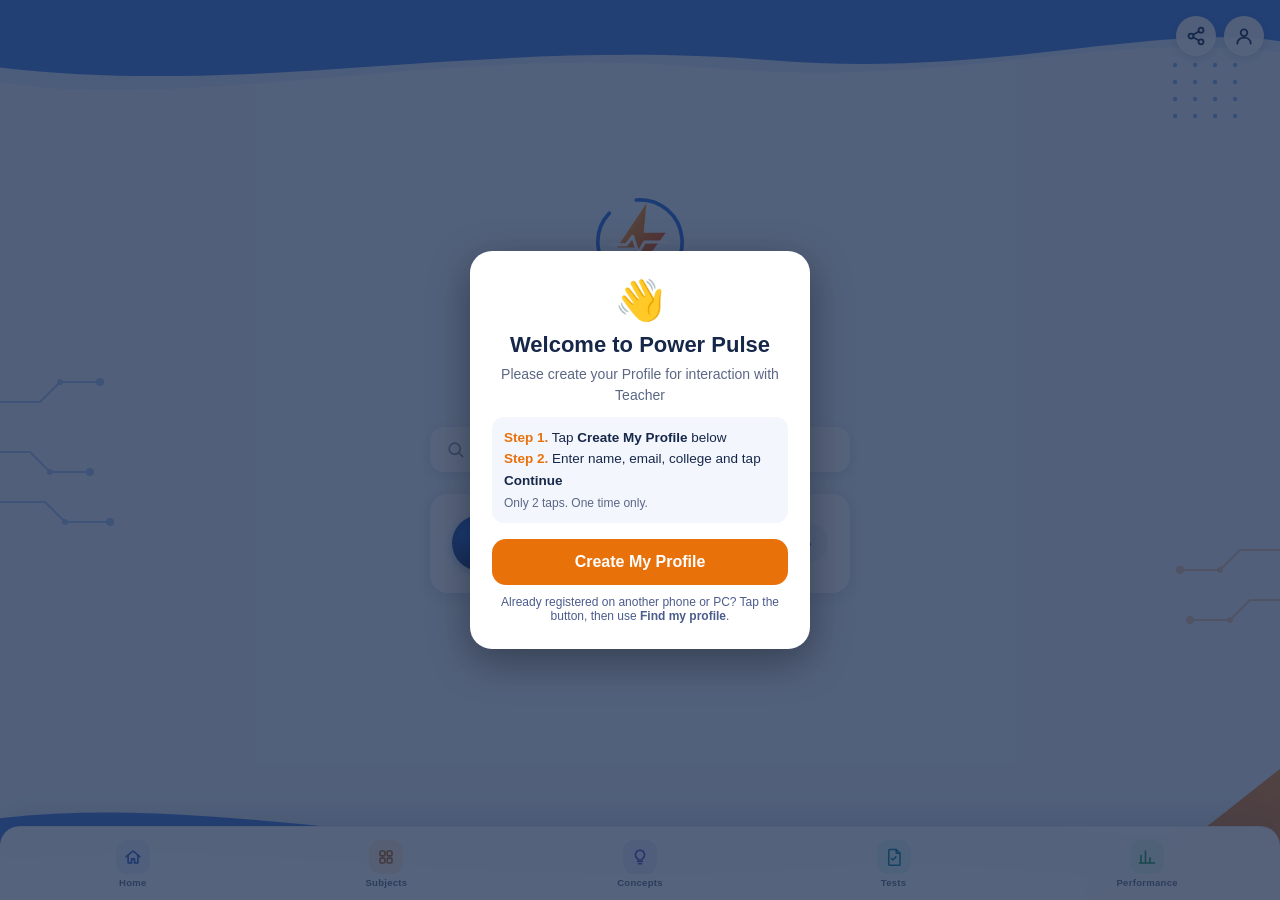
<file: index.html>
<!DOCTYPE html>
<html lang="en">
<head>
<meta charset="UTF-8">
<meta name="viewport" content="width=device-width, initial-scale=1.0, viewport-fit=cover">
<title>Power Pulse - EEE Practice by Balaji Sir</title>
<meta name="theme-color" content="#16274A">
<link rel="manifest" href="manifest.json">
<link rel="apple-touch-icon" href="icons/icon-192.png">
<meta name="apple-mobile-web-app-capable" content="yes">
<meta name="apple-mobile-web-app-status-bar-style" content="black-translucent">
<link rel="stylesheet" href="style.css">
<link rel="stylesheet" href="libs/katex/katex.min.css">
<script>
// If this page was opened directly (bookmarked/shared link, not via the
// "Start Practice" card on the Power Pulse launcher), send the student
// there first - the launcher should always be the first thing they see.
if (!sessionStorage.getItem('cameFromLauncher')) {
  window.location.replace('home.html');
}
</script>
</head>
<body>

<header class="app-header">
  <button id="headerBackBtn" class="icon-btn hidden" aria-label="Back" style="margin-right:2px;">
    <svg viewBox="0 0 24 24" style="width:22px;height:22px;fill:none;stroke:#fff;stroke-width:2.2;stroke-linecap:round;stroke-linejoin:round;"><path d="M19 12H5"/><path d="M11 6l-6 6 6 6"/></svg>
  </button>
  <a href="home.html" aria-label="Power Pulse Home" style="display:flex;align-items:center;text-decoration:none;">
    <img src="icons/icon-192.png" alt="EE" style="width:30px;height:30px;border-radius:8px;">
  </a>
  <h1 id="headerTitle">EEE Practice</h1>
  <button id="paletteToggleBtn" class="icon-btn hidden" aria-label="Question Palette">&#9638;</button>
  <button id="headerProfileBtn" class="icon-btn" aria-label="Profile">
    <svg viewBox="0 0 24 24" style="width:22px;height:22px;fill:none;stroke:#fff;stroke-width:2.1;stroke-linecap:round;stroke-linejoin:round;"><circle cx="12" cy="8" r="4"/><path d="M4 21c0-4.4 3.6-7 8-7s8 2.6 8 7"/></svg>
  </button>
</header>

<div id="examStrip" class="exam-strip hidden">
  <span id="examProgressText"></span>
  <span id="stopwatchDisplay" class="stopwatch-pill" aria-label="Optional stopwatch">&#9201; 00:00</span>
  <button id="calcToggleBtn" class="calc-toggle-btn" aria-label="Scientific calculator">&#128290;</button>
  <span class="self-paced-tag">Self-paced</span>
</div>

<div id="calcDrawer" class="calc-drawer calc-closed">
  <div class="calc-header">
    <span>Scientific Calculator</span>
    <button id="calcAngleModeBtn" class="calc-mode-btn">DEG</button>
    <button id="calcCloseBtn" class="calc-close-btn" aria-label="Close calculator">&#10005;</button>
  </div>
  <div id="calcDisplay" class="calc-display">0</div>
  <div class="calc-grid">
    <button class="calc-btn calc-fn" data-fn="sin">sin</button>
    <button class="calc-btn calc-fn" data-fn="cos">cos</button>
    <button class="calc-btn calc-fn" data-fn="tan">tan</button>
    <button class="calc-btn calc-op" data-val="(">(</button>
    <button class="calc-btn calc-op" data-val=")">)</button>

    <button class="calc-btn calc-fn" data-fn="log">log</button>
    <button class="calc-btn calc-fn" data-fn="ln">ln</button>
    <button class="calc-btn calc-fn" data-fn="sqrt">&#8730;</button>
    <button class="calc-btn calc-op" data-val="^">x^y</button>
    <button class="calc-btn calc-clear" data-action="clear">C</button>

    <button class="calc-btn calc-num" data-val="7">7</button>
    <button class="calc-btn calc-num" data-val="8">8</button>
    <button class="calc-btn calc-num" data-val="9">9</button>
    <button class="calc-btn calc-op" data-val="/">&#247;</button>
    <button class="calc-btn calc-back" data-action="back">&#9003;</button>

    <button class="calc-btn calc-num" data-val="4">4</button>
    <button class="calc-btn calc-num" data-val="5">5</button>
    <button class="calc-btn calc-num" data-val="6">6</button>
    <button class="calc-btn calc-op" data-val="*">&#215;</button>
    <button class="calc-btn calc-const" data-val="pi">&#960;</button>

    <button class="calc-btn calc-num" data-val="1">1</button>
    <button class="calc-btn calc-num" data-val="2">2</button>
    <button class="calc-btn calc-num" data-val="3">3</button>
    <button class="calc-btn calc-op" data-val="-">&#8722;</button>
    <button class="calc-btn calc-const" data-val="e">e</button>

    <button class="calc-btn calc-num" data-val="0">0</button>
    <button class="calc-btn calc-num" data-val=".">.</button>
    <button class="calc-btn calc-eq" data-action="equals">=</button>
    <button class="calc-btn calc-op" data-val="+">+</button>
    <button class="calc-btn calc-pct" data-val="%">%</button>
  </div>
</div>

<main id="app"></main>

<nav id="primaryTabBar" class="primary-tab-bar hidden" aria-label="Main sections">
  <button id="tabHome" class="ptb-item" aria-label="Home">
    <svg viewBox="0 0 24 24" aria-hidden="true"><path d="M3 11.5 12 4l9 7.5"/><path d="M5.5 10v10h4.5v-5.5h4V20h4.5V10"/></svg>
    <span>Home</span>
  </button>
  <button id="tabSubjects" class="ptb-item" aria-label="Subjects">
    <svg viewBox="0 0 24 24" aria-hidden="true"><rect x="4" y="4" width="6.5" height="6.5" rx="1.6"/><rect x="13.5" y="4" width="6.5" height="6.5" rx="1.6"/><rect x="4" y="13.5" width="6.5" height="6.5" rx="1.6"/><rect x="13.5" y="13.5" width="6.5" height="6.5" rx="1.6"/></svg>
    <span>Subjects</span>
  </button>
  <button id="tabConcepts" class="ptb-item" aria-label="Concepts">
    <svg viewBox="0 0 24 24" aria-hidden="true"><path d="M9 18h6"/><path d="M10 21h4"/><path d="M12 3a6 6 0 0 0-3.5 10.9c.5.4.8 1 .8 1.6v.5h5.4v-.5c0-.6.3-1.2.8-1.6A6 6 0 0 0 12 3Z"/></svg>
    <span>Concepts</span>
  </button>
  <button id="tabTests" class="ptb-item" aria-label="Tests">
    <svg viewBox="0 0 24 24" aria-hidden="true"><path d="M6 2h9l5 5v15a1 1 0 0 1-1 1H6a1 1 0 0 1-1-1V3a1 1 0 0 1 1-1Z"/><path d="M15 2v5h5"/><path d="m8.5 14 2 2 4-4.2"/></svg>
    <span>Tests</span>
  </button>
  <button id="tabPerformance" class="ptb-item" aria-label="Performance">
    <svg viewBox="0 0 24 24" aria-hidden="true"><path d="M4 20V10M10 20V4M16 20v-7M22 20H2"/></svg>
    <span>Performance</span>
  </button>
</nav>
<nav id="bottomNav" class="bottom-nav hidden" aria-label="Navigation">
  <a href="home.html" id="homeBtn" class="bn-item bn-home" aria-label="Home">
    <svg viewBox="0 0 24 24" aria-hidden="true"><path d="M3 11.5 12 4l9 7.5"/><path d="M5.5 10v10h4.5v-5.5h4V20h4.5V10"/></svg>
    <span>Home</span>
  </a>
  <button id="topicsBtn" class="bn-item hidden" aria-label="Topics">
    <svg viewBox="0 0 24 24" aria-hidden="true"><rect x="4" y="4" width="6.5" height="6.5" rx="1.6"/><rect x="13.5" y="4" width="6.5" height="6.5" rx="1.6"/><rect x="4" y="13.5" width="6.5" height="6.5" rx="1.6"/><rect x="13.5" y="13.5" width="6.5" height="6.5" rx="1.6"/></svg>
    <span>Topics</span>
  </button>
  <button id="backBtn" class="bn-item" aria-label="Back">
    <svg viewBox="0 0 24 24" aria-hidden="true"><path d="M19 12H5"/><path d="M11 6l-6 6 6 6"/></svg>
    <span>Back</span>
  </button>
  <button id="saveBtn" class="bn-save hidden" aria-label="Save answer">
    <svg viewBox="0 0 24 24" aria-hidden="true"><path d="M5 12.5l4.5 4.5L19 7.5"/></svg>
    <span id="saveBtnLabel">Save</span>
  </button>
  <button id="fwdBtn" class="bn-item" aria-label="Forward">
    <svg viewBox="0 0 24 24" aria-hidden="true"><path d="M5 12h14"/><path d="M13 6l6 6-6 6"/></svg>
    <span>Forward</span>
  </button>
</nav>
<div id="toast" class="toast" role="status" aria-live="polite"></div>

<div id="paletteOverlay" class="palette-overlay hidden">
  <div class="palette-sheet">
    <div class="palette-header">
      <h2>Question Palette</h2>
      <button id="closePaletteBtn" class="icon-btn" aria-label="Close">&times;</button>
    </div>
    <div class="palette-legend">
      <span><i class="dot dot-not-visited"></i>Not Visited</span>
      <span><i class="dot dot-not-answered"></i>Not Answered</span>
      <span><i class="dot dot-answered"></i>Answered</span>
    </div>
    <div id="paletteGrid" class="palette-grid"></div>
    <button id="submitTestBtn" class="btn btn-primary full-width">Submit Test</button>
  </div>
</div>

<div id="submitConfirmModal" class="modal hidden">
  <div class="modal-box">
    <h2>Submit Test?</h2>
    <div id="submitSummary" class="submit-summary"></div>
    <div class="modal-actions">
      <button id="cancelSubmitBtn" class="btn btn-secondary">Continue Test</button>
      <button id="confirmSubmitBtn" class="btn btn-primary">Yes, Submit</button>
    </div>
  </div>
</div>

<div id="videoPromptModal" class="modal hidden">
  <div class="modal-box">
    <h2>Video Solution</h2>
    <p>That wasn't correct. Would you like to watch the video solution?</p>
    <div class="modal-actions">
      <button id="watchNowBtn" class="btn btn-primary">Watch Now</button>
      <button id="watchAfterBtn" class="btn btn-secondary">After Test</button>
    </div>
  </div>
</div>

<div id="videoPlayerModal" class="modal hidden">
  <div class="modal-box modal-video">
    <div class="video-wrap">
      <iframe id="videoFrame" src="" title="Video Solution" allow="autoplay; encrypted-media" allowfullscreen></iframe>
      <video id="videoFileEl" class="hidden" controls playsinline></video>
    </div>
    <button id="closeVideoBtn" class="btn btn-primary full-width">Done - Continue</button>
  </div>
</div>

<script src="libs/katex/katex.min.js"></script>
<script src="libs/katex/auto-render.min.js"></script>
<script src="app.js"></script>
<script>
// Safety net: if app.js is damaged (for example a bad upload), nothing inside it can
// run - so show a clear message instead of leaving a blank page.
setTimeout(function () {
  if (window.__EEE_APP_BOOTED) return;
  var t = document.getElementById('headerTitle'); if (t) t.textContent = 'Could not start';
  var a = document.getElementById('app');
  if (a) a.innerHTML = '<div class="question-card"><div class="question-text">The app could not start.</div><p style="margin-top:10px;color:var(--muted);font-size:14px;line-height:1.5;">Please close and reopen it in a minute. If this keeps happening, tell your teacher - one of the app files (app.js) may not have uploaded correctly.</p></div>';
}, 30000);   // V108 NEW: was 7000 - slow phones get 30 seconds before this message appears
</script>
</body>
</html>
</file>
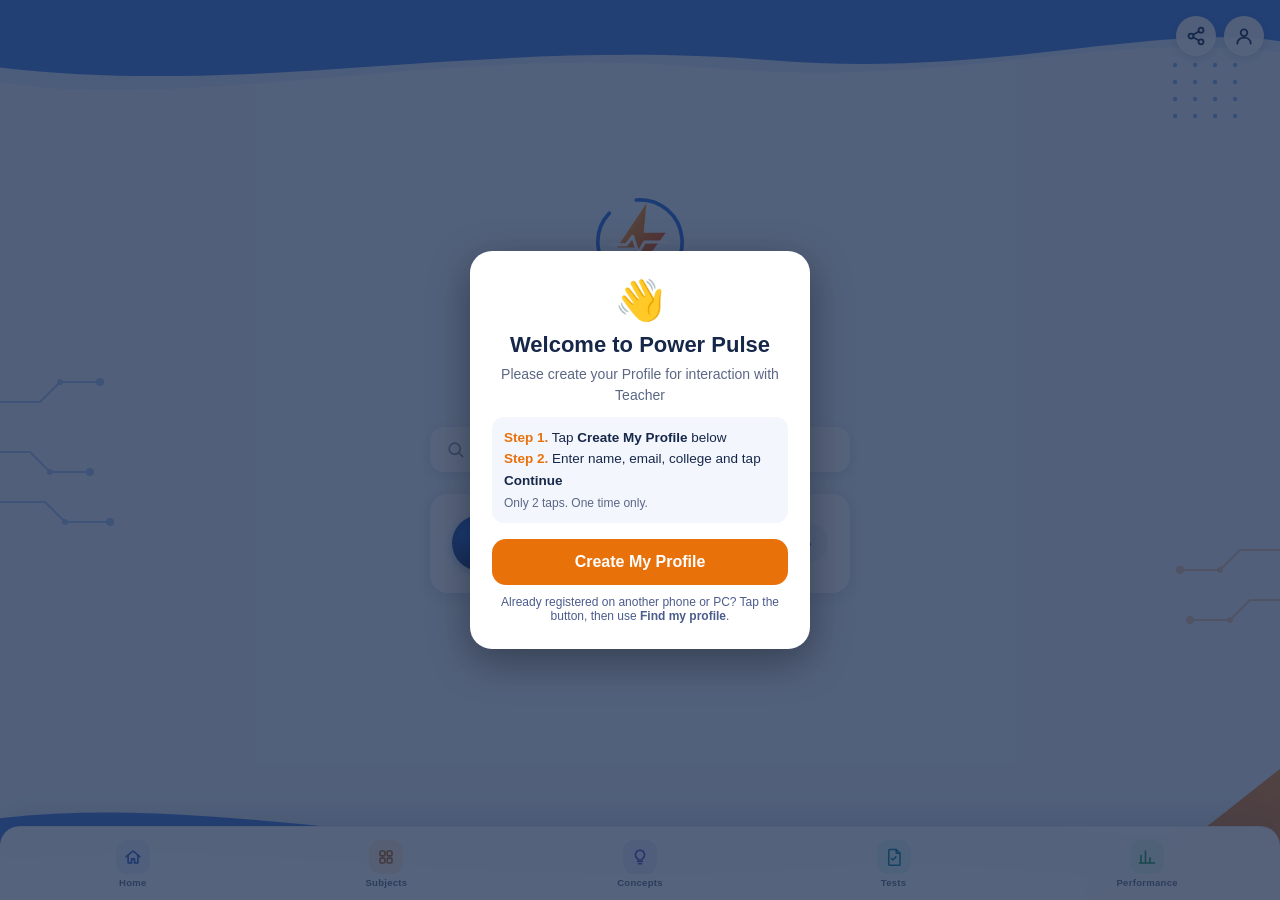
<file: home.html>
<!DOCTYPE html>
<html lang="en">
<head>
<meta charset="UTF-8">
<meta name="viewport" content="width=device-width, initial-scale=1.0, viewport-fit=cover">
<title>Power Pulse - EEE Practice by Balaji Sir</title>
<meta name="theme-color" content="#16274A">
<link rel="manifest" href="manifest.json">
<link rel="apple-touch-icon" href="icons/icon-192.png">
<meta name="apple-mobile-web-app-capable" content="yes">
<meta name="apple-mobile-web-app-status-bar-style" content="black-translucent">
<style>
*{box-sizing:border-box;margin:0;padding:0;}
body{
  font-family:-apple-system,BlinkMacSystemFont,'Segoe UI',Roboto,Arial,sans-serif;
  background:#EEF3FA;
  color:#16213A;min-height:100vh;position:relative;overflow-x:hidden;
  display:flex;align-items:center;justify-content:center;
  padding:20px 20px calc(92px + env(safe-area-inset-bottom));
}
.bg-wave-top{position:fixed;top:0;left:0;width:100%;z-index:0;pointer-events:none;}
.bg-wave-bottom{position:fixed;bottom:0;left:0;width:100%;z-index:0;pointer-events:none;}
.bg-dots{position:fixed;top:60px;right:20px;z-index:0;pointer-events:none;opacity:0.5;}
.bg-circuit-left{position:fixed;top:38%;left:0;z-index:0;pointer-events:none;opacity:0.35;}
.bg-circuit-right{position:fixed;bottom:20%;right:0;z-index:0;pointer-events:none;opacity:0.35;}

.wrap{text-align:center;max-width:420px;width:100%;position:relative;z-index:1;}

.logo{width:110px;height:110px;margin:0 auto 14px;display:block;}

h1{font-size:34px;color:#16274A;cursor:default;user-select:none;font-weight:800;letter-spacing:0.5px;}
h1 .pulse{color:#E8720C;}

.attribution-row{display:flex;align-items:center;justify-content:center;gap:10px;margin-top:10px;margin-bottom:4px;}
.attribution-row .line{height:2px;width:44px;border-radius:2px;}
.attribution-row .line.left{background:linear-gradient(90deg, rgba(22,39,74,0), #16274A);}
.attribution-row .line.right{background:linear-gradient(90deg, #E8720C, rgba(232,114,12,0));}
.attribution{color:#16274A;font-size:15px;font-weight:700;white-space:nowrap;}
.attribution .bolt{color:#E8720C;}

.made-easy{color:#2E4570;font-size:13px;font-weight:600;margin-bottom:30px;letter-spacing:0.2px;}

/* ---------- Search: Subjects/Topics, jumps straight into a topic ---------- */
.search-wrap{position:relative;margin-bottom:22px;text-align:left;}
.search-box{
  display:flex;align-items:center;gap:10px;background:#fff;border-radius:14px;
  padding:13px 16px;box-shadow:0 3px 12px rgba(22,39,74,0.10);
}
.search-box svg{width:19px;height:19px;flex-shrink:0;fill:none;stroke:#8894A6;stroke-width:2.1;stroke-linecap:round;stroke-linejoin:round;}
.search-box input{
  border:none;outline:none;flex:1;font-size:15px;font-family:inherit;color:#16213A;background:none;
}
.search-box input::placeholder{color:#B0BACB;}
.search-results{
  position:absolute;left:0;right:0;top:calc(100% + 6px);z-index:8;
  background:#fff;border-radius:14px;box-shadow:0 8px 24px rgba(22,39,74,0.18);
  max-height:290px;overflow-y:auto;
}
.search-result-row{
  display:flex;align-items:center;gap:11px;padding:11px 14px;cursor:pointer;
  border-bottom:1px solid #F0F2F7;
}
.search-result-row:last-child{border-bottom:none;}
.search-result-row:active{background:#F4F6FB;}
.search-result-row .sr-icon{
  width:32px;height:32px;border-radius:10px;flex-shrink:0;display:flex;align-items:center;justify-content:center;
}
.search-result-row .sr-icon svg{width:16px;height:16px;fill:none;stroke-width:2.1;stroke-linecap:round;stroke-linejoin:round;}
.search-result-row .sr-text{min-width:0;}
.search-result-row .sr-name{font-size:13.5px;font-weight:700;color:#16213A;white-space:nowrap;overflow:hidden;text-overflow:ellipsis;}
.search-result-row .sr-path{font-size:11px;color:#8894A6;white-space:nowrap;overflow:hidden;text-overflow:ellipsis;}
.search-empty{padding:16px;text-align:center;font-size:13px;color:#8894A6;}

.choice{
  background:#fff;border-radius:18px;padding:20px 22px;
  cursor:pointer;display:flex;align-items:center;gap:16px;text-align:left;
  box-shadow:0 4px 16px rgba(22,39,74,0.12);margin-bottom:28px;
}
.choice:active{transform:scale(0.98);}
.choice .badge{
  width:56px;height:56px;border-radius:50%;flex-shrink:0;
  background:radial-gradient(circle at 30% 30%, #2E6FE0, #16274A);
  color:#fff;display:flex;align-items:center;justify-content:center;
  font-weight:800;font-size:16px;box-shadow:0 3px 10px rgba(22,100,224,0.35);
}
.choice .textcol{flex:1;}
.choice .title{font-weight:800;font-size:18px;margin-bottom:3px;color:#16213A;}
.choice .sub{font-size:12.5px;color:#64748B;line-height:1.4;}
.choice .arrow{
  width:38px;height:38px;border-radius:50%;background:#EAF1FB;color:#2E6FE0;
  display:flex;align-items:center;justify-content:center;font-size:18px;flex-shrink:0;font-weight:700;
}

.features{display:flex;justify-content:space-between;gap:6px;}
.feature{flex:1;display:flex;flex-direction:column;align-items:center;position:relative;}
.feature:not(:last-child)::after{
  content:'';position:absolute;right:0;top:6px;width:1px;height:54px;background:#D7E0EC;
}
.feature .icon{
  width:46px;height:46px;border-radius:50%;display:flex;align-items:center;justify-content:center;
  font-size:20px;margin-bottom:8px;
}
.feature.practice .icon{background:#E3ECFB;}
.feature.concepts .icon{background:#FCE6DD;}
.feature.tests .icon{background:#DEF3E8;}
.feature .flabel{font-weight:800;font-size:14px;color:#16274A;margin-bottom:2px;}
.feature .fsub{font-size:11px;color:#8894A6;}

.footer-tap{margin-top:36px;font-size:11px;color:#B8C4D6;user-select:none;font-family:ui-monospace,SFMono-Regular,Menlo,Consolas,monospace;}

.launch-profile-btn{
  position:fixed;top:calc(16px + env(safe-area-inset-top));right:16px;z-index:6;
  width:40px;height:40px;border-radius:50%;border:none;cursor:pointer;
  background:rgba(255,255,255,0.9);box-shadow:0 2px 10px rgba(22,39,74,0.18);
  display:flex;align-items:center;justify-content:center;
}
.launch-profile-btn svg{width:20px;height:20px;fill:none;stroke:#16274A;stroke-width:2.1;stroke-linecap:round;stroke-linejoin:round;}

/* ---------- Launcher tab bar - same 5 destinations as inside the app,
   so a student can jump straight to any section without first opening
   "Start Practice". Styled to match this page's own brand colours. ---------- */
.launch-tab-bar{
  position:fixed;left:0;right:0;bottom:0;z-index:5;
  display:flex;align-items:stretch;justify-content:space-between;
  padding:7px 6px calc(7px + env(safe-area-inset-bottom));
  background:rgba(255,255,255,0.97);
  -webkit-backdrop-filter:saturate(1.4) blur(12px);backdrop-filter:saturate(1.4) blur(12px);
  border-top:1px solid rgba(22,39,74,0.08);
  box-shadow:0 -10px 28px rgba(22,39,74,0.14);
  border-radius:20px 20px 0 0;
}
.lt-item{
  flex:1;min-width:0;display:flex;flex-direction:column;align-items:center;justify-content:center;gap:4px;
  min-height:58px;padding:6px 2px;border:none;background:none;border-radius:14px;cursor:pointer;
  color:#64748B;font-family:inherit;text-decoration:none;-webkit-tap-highlight-color:transparent;
  transition:transform .1s,background .15s;
}
.lt-item:active{transform:scale(.93);background:rgba(22,39,74,0.06);}
.lt-item .lt-icon{
  width:34px;height:34px;border-radius:11px;display:flex;align-items:center;justify-content:center;
}
.lt-item .lt-icon svg{width:18px;height:18px;fill:none;stroke-width:2.1;stroke-linecap:round;stroke-linejoin:round;}
.lt-item span.lbl{font-size:9.5px;font-weight:800;letter-spacing:.3px;line-height:1;}
</style>
</head>
<body>

<svg class="bg-wave-top" viewBox="0 0 400 200" preserveAspectRatio="none" height="150"><path d="M0,0 L0,110 C60,150 140,60 220,90 C300,120 340,40 400,70 L400,0 Z" fill="#DCE9FB"/><path d="M0,0 L0,90 C80,130 150,50 240,80 C310,105 360,30 400,55 L400,0 Z" fill="#2E6FE0" opacity="0.85"/></svg>
<svg class="bg-wave-bottom" viewBox="0 0 400 220" preserveAspectRatio="none" height="180"><path d="M0,220 L0,120 C70,90 130,170 210,140 C300,105 340,180 400,150 L400,220 Z" fill="#2E6FE0" opacity="0.85"/><path d="M0,220 L0,150 C90,120 160,190 250,160 C320,138 360,195 400,175 L400,220 Z" fill="#DCE9FB"/><path d="M340,220 C370,160 380,120 400,60 L400,220 Z" fill="#E8720C" opacity="0.85"/></svg>

<svg class="bg-dots" width="90" height="70" viewBox="0 0 90 70">
  <g fill="#2E6FE0">
    <circle cx="5" cy="5" r="2.2"/><circle cx="25" cy="5" r="2.2"/><circle cx="45" cy="5" r="2.2"/><circle cx="65" cy="5" r="2.2"/>
    <circle cx="5" cy="22" r="2.2"/><circle cx="25" cy="22" r="2.2"/><circle cx="45" cy="22" r="2.2"/><circle cx="65" cy="22" r="2.2"/>
    <circle cx="5" cy="39" r="2.2"/><circle cx="25" cy="39" r="2.2"/><circle cx="45" cy="39" r="2.2"/><circle cx="65" cy="39" r="2.2"/>
    <circle cx="5" cy="56" r="2.2"/><circle cx="25" cy="56" r="2.2"/><circle cx="45" cy="56" r="2.2"/><circle cx="65" cy="56" r="2.2"/>
  </g>
</svg>

<svg class="bg-circuit-left" width="140" height="220" viewBox="0 0 140 220">
  <g stroke="#2E6FE0" stroke-width="2" fill="none">
    <path d="M0,60 L40,60 L60,40 L100,40"/>
    <path d="M0,110 L30,110 L50,130 L90,130"/>
    <path d="M0,160 L45,160 L65,180 L110,180"/>
  </g>
  <g fill="#2E6FE0">
    <circle cx="100" cy="40" r="4"/><circle cx="60" cy="40" r="3"/>
    <circle cx="90" cy="130" r="4"/><circle cx="50" cy="130" r="3"/>
    <circle cx="110" cy="180" r="4"/><circle cx="65" cy="180" r="3"/>
  </g>
</svg>

<svg class="bg-circuit-right" width="140" height="220" viewBox="0 0 140 220">
  <g stroke="#E8720C" stroke-width="2" fill="none">
    <path d="M140,50 L100,50 L80,70 L40,70"/>
    <path d="M140,100 L110,100 L90,120 L50,120"/>
  </g>
  <g fill="#E8720C">
    <circle cx="40" cy="70" r="4"/><circle cx="80" cy="70" r="3"/>
    <circle cx="50" cy="120" r="4"/><circle cx="90" cy="120" r="3"/>
  </g>
</svg>

<button class="launch-profile-btn" aria-label="Profile" onclick="sessionStorage.setItem('cameFromLauncher','1'); window.location.href='index.html?tab=profile-direct';">
  <svg viewBox="0 0 24 24"><circle cx="12" cy="8" r="4"/><path d="M4 21c0-4.4 3.6-7 8-7s8 2.6 8 7"/></svg>
</button>

<div class="wrap">
  <svg class="logo" viewBox="0 0 120 120">
    <defs>
      <linearGradient id="boltGrad" x1="0%" y1="0%" x2="100%" y2="100%">
        <stop offset="0%" stop-color="#FFB020"/>
        <stop offset="55%" stop-color="#F0670F"/>
        <stop offset="100%" stop-color="#D62E1F"/>
      </linearGradient>
    </defs>
    <circle cx="60" cy="60" r="46" fill="none" stroke="#2E6FE0" stroke-width="4" stroke-dasharray="255 35" stroke-linecap="round" transform="rotate(-95 60 60)"/>
    <path d="M67,18 L35,66 L55,66 L50,102 L88,50 L64,50 Z" fill="url(#boltGrad)"/>
    <path d="M28,63 L45,63 L52,54 L58,72 L65,60 L92,60" fill="none" stroke="#fff" stroke-width="3.4" stroke-linecap="round" stroke-linejoin="round"/>
  </svg>

  <h1 id="titleTap">POWER<span class="pulse"> PULSE</span></h1>

  <div class="attribution-row">
    <span class="line left"></span>
    <span class="attribution"><span class="bolt">&#9889;</span> By Balaji Sir <span class="bolt">&#9889;</span></span>
    <span class="line right"></span>
  </div>
  <div class="made-easy">Made Easy Senior Faculty</div>

  <div class="search-wrap">
    <div class="search-box">
      <svg viewBox="0 0 24 24"><circle cx="11" cy="11" r="7"/><path d="m21 21-4.3-4.3"/></svg>
      <input type="text" id="launchSearchInput" placeholder="Search a subject or topic..." autocomplete="off">
    </div>
    <div id="searchResults" class="search-results hidden"></div>
  </div>

  <div class="choice" onclick="sessionStorage.setItem('cameFromLauncher','1'); window.location.href='index.html'">
    <div class="badge">EE</div>
    <div class="textcol">
      <div class="title">Start Practice</div>
      <div class="sub">Attempt questions,<br>get instant feedback</div>
    </div>
    <div class="arrow">&#8250;</div>
  </div>

  <div class="footer-tap">v42</div>
</div>

<nav class="launch-tab-bar" aria-label="Main sections">
  <a href="home.html" class="lt-item" aria-label="Home">
    <div class="lt-icon" style="background:#E6F0FF;"><svg viewBox="0 0 24 24" style="stroke:#2E63C7;"><path d="M3 11.5 12 4l9 7.5"/><path d="M5.5 10v10h4.5v-5.5h4V20h4.5V10"/></svg></div>
    <span class="lbl">Home</span>
  </a>
  <a href="#" class="lt-item" data-tab="subjects" aria-label="Subjects">
    <div class="lt-icon" style="background:#FCEEDD;"><svg viewBox="0 0 24 24" style="stroke:#B9661C;"><rect x="4" y="4" width="6.5" height="6.5" rx="1.6"/><rect x="13.5" y="4" width="6.5" height="6.5" rx="1.6"/><rect x="4" y="13.5" width="6.5" height="6.5" rx="1.6"/><rect x="13.5" y="13.5" width="6.5" height="6.5" rx="1.6"/></svg></div>
    <span class="lbl">Subjects</span>
  </a>
  <a href="#" class="lt-item" data-tab="concepts" aria-label="Concepts">
    <div class="lt-icon" style="background:#ECEAFB;"><svg viewBox="0 0 24 24" style="stroke:#5B4FC4;"><path d="M9 18h6"/><path d="M10 21h4"/><path d="M12 3a6 6 0 0 0-3.5 10.9c.5.4.8 1 .8 1.6v.5h5.4v-.5c0-.6.3-1.2.8-1.6A6 6 0 0 0 12 3Z"/></svg></div>
    <span class="lbl">Concepts</span>
  </a>
  <a href="#" class="lt-item" data-tab="tests" aria-label="Tests">
    <div class="lt-icon" style="background:#E3F7FA;"><svg viewBox="0 0 24 24" style="stroke:#0E8A9C;"><path d="M6 2h9l5 5v15a1 1 0 0 1-1 1H6a1 1 0 0 1-1-1V3a1 1 0 0 1 1-1Z"/><path d="M15 2v5h5"/><path d="m8.5 14 2 2 4-4.2"/></svg></div>
    <span class="lbl">Tests</span>
  </a>
  <a href="#" class="lt-item" data-tab="performance" aria-label="Performance">
    <div class="lt-icon" style="background:#E6F8EE;"><svg viewBox="0 0 24 24" style="stroke:#1F9D55;"><path d="M4 20V10M10 20V4M16 20v-7M22 20H2"/></svg></div>
    <span class="lbl">Performance</span>
  </a>
</nav>
<script>
if ('serviceWorker' in navigator && location.protocol.startsWith('http')) {
  navigator.serviceWorker.register('service-worker.js').catch(() => {});
}

// ---------- Search: Subjects/Topics, jumps straight into a topic ----------
// Loads the same question data the app itself uses (read-only here, just
// for names) and builds a flat, searchable list of every visible subject
// and topic, so a student can type a few letters and go straight to the
// right place without drilling down through Subjects -> Topics manually.
let searchIndex = [];
fetch('data/questions.json')
  .then(r => r.json())
  .then(data => {
    (data.subjects || []).filter(s => s.visible !== false).forEach(subj => {
      searchIndex.push({ type: 'subject', subjectId: subj.id, subjectName: subj.name, name: subj.name });
      (subj.subtopics || []).filter(st => st.visible !== false).forEach(st => {   // V100 NEW: hidden chapters not searchable
        searchIndex.push({ type: 'subtopic', subjectId: subj.id, subjectName: subj.name, subtopicId: st.id, name: st.name });
      });
    });
  })
  .catch(() => {}); // search simply stays empty if this fails - never blocks the rest of the launcher

const searchInputEl = document.getElementById('launchSearchInput');
const searchResultsEl = document.getElementById('searchResults');

function escapeHtml(s){
  return s.replace(/&/g, '&amp;').replace(/</g, '&lt;').replace(/>/g, '&gt;');
}

searchInputEl.addEventListener('input', () => {
  const q = searchInputEl.value.trim().toLowerCase();
  if (!q) { searchResultsEl.classList.add('hidden'); searchResultsEl.innerHTML = ''; return; }
  const matches = searchIndex.filter(item => item.name.toLowerCase().includes(q)).slice(0, 12);
  if (matches.length === 0) {
    searchResultsEl.innerHTML = '<div class="search-empty">No matching subject or topic</div>';
  } else {
    searchResultsEl.innerHTML = matches.map(item => {
      const isSubject = item.type === 'subject';
      const iconBg = isSubject ? '#FCEEDD' : '#EEF1FB';
      const iconColor = isSubject ? '#B9661C' : '#4C5C8C';
      const icon = isSubject
        ? '<path d="M4 5.5A2.5 2.5 0 0 1 6.5 3H20v15.5a1 1 0 0 1-1 1H6.5A2.5 2.5 0 0 0 4 22"/><path d="M4 5.5v14A2.5 2.5 0 0 0 6.5 22"/>'
        : '<path d="M6 2h9l5 5v15a1 1 0 0 1-1 1H6a1 1 0 0 1-1-1V3a1 1 0 0 1 1-1Z"/><path d="M15 2v5h5"/>';
      const path = isSubject ? 'Subject' : escapeHtml(item.subjectName);
      return `<div class="search-result-row" data-subject="${item.subjectId}" data-subtopic="${item.subtopicId || ''}">
        <div class="sr-icon" style="background:${iconBg};"><svg viewBox="0 0 24 24" style="stroke:${iconColor};">${icon}</svg></div>
        <div class="sr-text"><div class="sr-name">${escapeHtml(item.name)}</div><div class="sr-path">${path}</div></div>
      </div>`;
    }).join('');
  }
  searchResultsEl.classList.remove('hidden');
});

searchResultsEl.addEventListener('click', (e) => {
  const row = e.target.closest('.search-result-row');
  if (!row) return;
  const subjectId = row.dataset.subject;
  const subtopicId = row.dataset.subtopic;
  sessionStorage.setItem('cameFromLauncher', '1');
  let url = 'index.html?subject=' + encodeURIComponent(subjectId);
  if (subtopicId) url += '&subtopic=' + encodeURIComponent(subtopicId);
  window.location.href = url;
});

// Tapping anywhere outside the search box/results closes the dropdown
document.addEventListener('click', (e) => {
  if (!e.target.closest('.search-wrap')) {
    searchResultsEl.classList.add('hidden');
  }
});
// Launcher tab bar - same 5 destinations as inside the app itself, so a
// student can jump straight into any section without going through
// "Start Practice" first. Each tap sets the same "came from launcher"
// flag Start Practice already sets, then opens index.html with a ?tab=
// hint that app.js reads once on startup to land on the right section.
document.querySelectorAll('.lt-item').forEach(el => {
  if (!el.dataset.tab) return; // the Home item is a plain link back to this same page - nothing to intercept
  el.addEventListener('click', (e) => {
    e.preventDefault();
    sessionStorage.setItem('cameFromLauncher', '1');
    window.location.href = 'index.html?tab=' + el.dataset.tab;
  });
});

// Teacher access is intentionally not shown as a button.
// Tap the "POWER PULSE" title 5 times within 3 seconds to reveal it.
let taps = 0, tapTimer = null;
document.getElementById('titleTap').addEventListener('click', () => {
  taps++;
  clearTimeout(tapTimer);
  tapTimer = setTimeout(() => { taps = 0; }, 3000);
  if (taps >= 5) {
    taps = 0;
    window.location.href = 'upload.html';
  }
});
</script>

<!-- V97 NEW: profile gate - a student with no saved profile must create one first -->
<div id="profileGate" style="display:none;position:fixed;inset:0;z-index:9999;background:rgba(22,39,74,.72);align-items:center;justify-content:center;padding:24px;">
  <div style="background:#fff;border-radius:22px;padding:26px 22px;max-width:340px;width:100%;text-align:center;box-shadow:0 12px 40px rgba(0,0,0,.35);">
    <div style="font-size:40px;">&#128075;</div>
    <h2 id="gateTitle" style="margin:8px 0 6px;color:#16274A;font-size:22px;">Welcome to Power Pulse</h2>
    <p style="color:#5b6785;font-size:14px;line-height:1.45;margin:0 0 12px;">Please create your Profile for interaction with Teacher</p>
    <div style="text-align:left;background:#f3f6fd;border-radius:12px;padding:10px 12px;margin:0 0 16px;font-size:13.5px;color:#16274A;line-height:1.6;">
      <div><b style="color:#E8710A;">Step 1.</b> Tap <b>Create My Profile</b> below</div>
      <div><b style="color:#E8710A;">Step 2.</b> Enter name, email, college and tap <b>Continue</b></div>
      <div style="color:#5b6785;font-size:12px;margin-top:2px;">Only 2 taps. One time only.</div>
    </div>
    <button id="gateBtn" style="width:100%;padding:14px;border:0;border-radius:14px;background:#E8710A;color:#fff;font-size:16px;font-weight:700;">Create My Profile</button>
    <div style="margin-top:10px;font-size:12px;color:#4C5C8C;">Already registered on another phone or PC? Tap the button, then use <b>Find my profile</b>.</div>
  </div>
</div>
<script>
(function(){
  var has = false;
  try { var p = JSON.parse(localStorage.getItem('eeeStudentProfile')); has = !!(p && p.name && p.email); } catch (e) {}
  if (has) return;
  var g = document.getElementById('profileGate');
  g.style.display = 'flex';
  document.getElementById('gateBtn').onclick = function(){
    sessionStorage.setItem('cameFromLauncher','1');
    window.location.href = 'index.html?tab=profile-direct';
  };
  // teacher access still works: tap the Welcome title 5 times
  var n = 0, t;
  document.getElementById('gateTitle').onclick = function(){
    n++; clearTimeout(t); t = setTimeout(function(){ n = 0; }, 3000);
    if (n >= 5) window.location.href = 'upload.html';
  };
})();
</script>
<script src="share-app.js"></script>
</body>
</html>
</file>
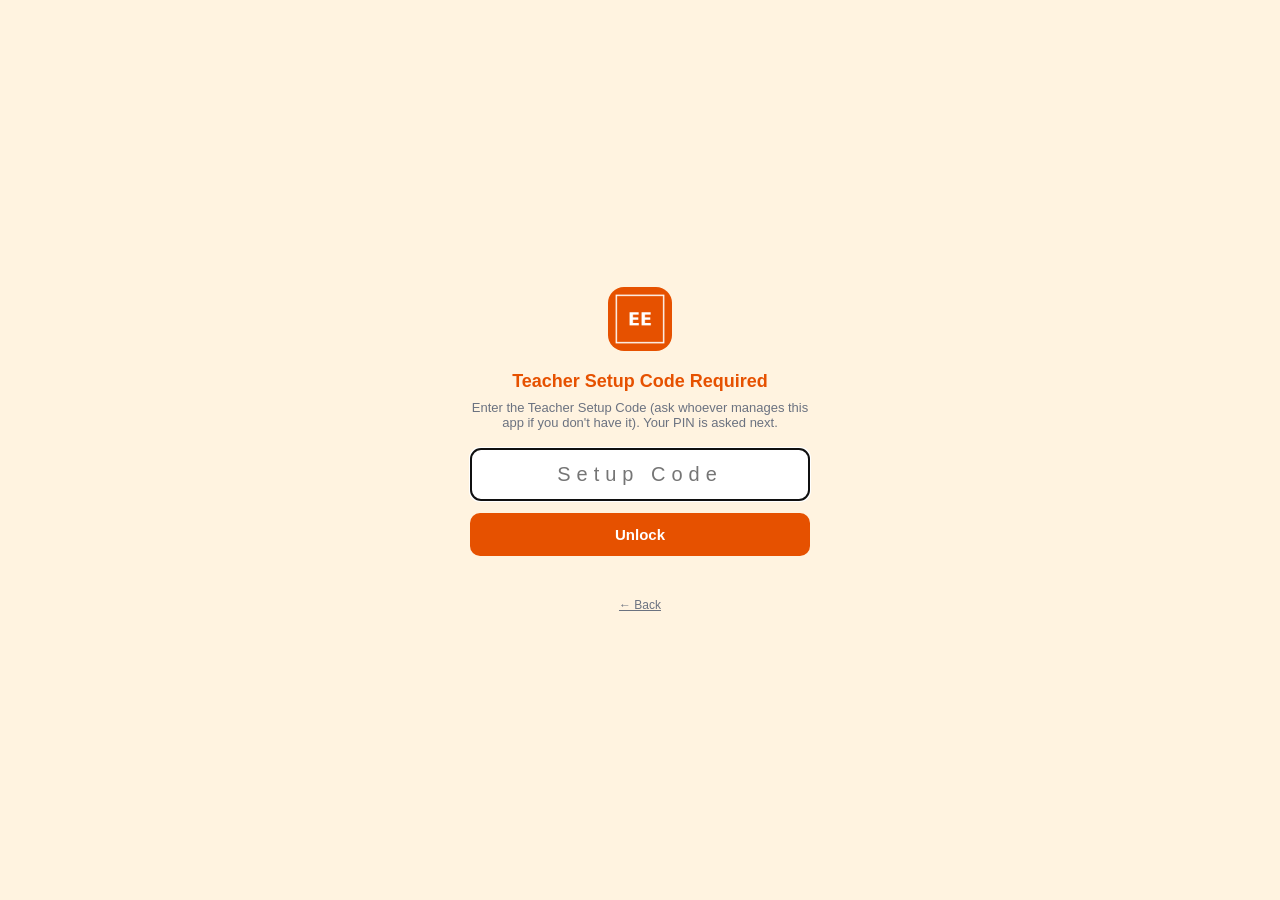
<file: upload.html>
<!DOCTYPE html>
<html lang="en">
<head>
<meta charset="UTF-8">
<meta name="viewport" content="width=device-width, initial-scale=1.0, viewport-fit=cover">
<title>Teacher Upload - EEE Practice by BALAJI Sir</title>
<meta name="theme-color" content="#e65100">
<link rel="manifest" href="manifest-upload.json">
<link rel="apple-touch-icon" href="icons/icon-teacher-192.png">
<meta name="apple-mobile-web-app-capable" content="yes">
<meta name="apple-mobile-web-app-status-bar-style" content="black-translucent">
<link rel="stylesheet" href="style.css">
<link rel="stylesheet" href="libs/katex/katex.min.css">
<style>
/* Teacher color theme - warm amber, distinct from the student app's blue */
:root{
  --primary:#e65100;
  --primary-light:#ff9d3f;
}
.app-header{background:#e65100;}
.exam-strip{background:#fff3e0;color:#e65100;}
.self-paced-tag{background:#ffe0b2;}
.level-btn{background:#e65100;}
</style>
<style>
.upload-wrap{max-width:640px;margin:0 auto;padding:16px;padding-bottom:100px;}
.source-grid{display:grid;grid-template-columns:1fr 1fr;gap:10px;margin-bottom:14px;}
.source-btn{
  background:#fff;border:2px solid #e0e4f0;border-radius:14px;padding:20px 12px;
  text-align:center;cursor:pointer;color:var(--text);font-weight:600;font-size:14px;
}
.source-btn:active{background:#eef1fb;border-color:var(--primary);}
.source-btn .icon{font-size:26px;display:block;margin-bottom:8px;}
.source-btn .sub{display:block;font-size:11px;color:var(--muted);font-weight:400;margin-top:3px;}
.field-row{display:flex;gap:10px;margin-bottom:14px;flex-wrap:wrap;}
.field-row label{display:block;font-size:12px;color:var(--muted);margin-bottom:4px;font-weight:600;}
.field-row select, .field-row input[type=text], .field-row input[type=password]{
  width:100%;padding:12px;border-radius:8px;border:1px solid #d6dbe8;font-size:15px;
}
.field-col{flex:1;min-width:130px;}
.status-line{font-size:13px;color:var(--muted);margin-bottom:10px;line-height:1.4;}
.status-line.error{color:var(--wrong);}
.status-line.ok{color:var(--correct);}
textarea.raw-text{
  width:100%;min-height:160px;border-radius:10px;border:1px solid #d6dbe8;
  padding:12px;font-size:14px;font-family:monospace;margin-bottom:14px;
}
.qblock{background:#fff;border-radius:12px;padding:16px;margin-bottom:14px;box-shadow:0 1px 3px rgba(0,0,0,0.08);}
.qblock textarea{width:100%;border:1px solid #e0e4f0;border-radius:8px;padding:10px;font-size:15px;margin-bottom:8px;min-height:54px;}
.qblock input[type=text]{width:100%;border:1px solid #e0e4f0;border-radius:8px;padding:10px;font-size:14px;margin-bottom:6px;}
.qblock select{width:100%;border:1px solid #e0e4f0;border-radius:8px;padding:10px;font-size:14px;margin-bottom:6px;}
.field-error{border-color:var(--wrong) !important;background:#FBEAEA !important;box-shadow:0 0 0 2px rgba(214,69,69,0.15);}
.opt-grid{display:grid;grid-template-columns:1fr 1fr;gap:8px;margin-bottom:8px;}
.qblock .row-label{font-size:11px;color:var(--muted);font-weight:700;margin-bottom:3px;display:block;}
.remove-q{background:none;border:none;color:var(--wrong);font-size:14px;cursor:pointer;font-weight:600;padding:6px 0;}
.progress-note{font-size:12px;color:var(--muted);margin-top:-4px;margin-bottom:14px;}
.sticky-export{
  position:fixed;bottom:0;left:0;right:0;background:#fff;border-top:1px solid #e0e4f0;
  padding:10px 16px;padding-bottom:calc(10px + env(safe-area-inset-bottom));z-index:20;
  display:flex;gap:8px;
}
.sticky-export .btn{flex:1;max-width:640px;margin:0 auto;}
.settings-panel{background:#fff;border-radius:12px;padding:16px;margin-bottom:14px;box-shadow:0 1px 3px rgba(0,0,0,0.08);}
.settings-panel h3{font-size:15px;margin-bottom:4px;}
.settings-panel .hint{font-size:12px;color:var(--muted);margin-bottom:12px;line-height:1.4;}
.settings-toggle{
  background:none;border:none;color:var(--primary);font-weight:600;font-size:13px;
  cursor:pointer;padding:0;margin-bottom:14px;display:flex;align-items:center;gap:5px;
}
.settings-body{display:none;}
.settings-body.open{display:block;}
.publish-status-badge{
  display:inline-block;font-size:11px;font-weight:700;padding:3px 10px;border-radius:10px;margin-bottom:10px;
}
.publish-status-badge.connected{background:#e8f5e9;color:var(--correct);}
.publish-status-badge.not-connected{background:#f4f6fb;color:var(--muted);}
</style>
</head>
<body>

<!-- PIN lock screen: covers everything until the correct PIN is entered -->
<div id="lockOverlay" style="position:fixed;inset:0;background:#fff3e0;z-index:200;display:flex;align-items:center;justify-content:center;padding:24px;">
  <div style="max-width:340px;width:100%;text-align:center;">
    <img src="icons/icon-teacher-192.png" alt="Teacher" style="width:64px;height:64px;border-radius:16px;margin-bottom:16px;">
    <h2 id="lockTitle" style="font-size:18px;margin-bottom:8px;color:#e65100;">Teacher Access</h2>
    <p id="lockHint" style="font-size:13px;color:#6b7280;margin-bottom:18px;">Enter your PIN to continue</p>
    <input type="password" id="pinInput" inputmode="numeric" maxlength="8" placeholder="PIN"
      style="width:100%;padding:14px;border-radius:10px;border:1px solid #d6dbe8;font-size:20px;text-align:center;letter-spacing:6px;margin-bottom:12px;">
    <button id="pinSubmitBtn" style="width:100%;padding:13px;border-radius:10px;border:none;background:#e65100;color:#fff;font-weight:700;font-size:15px;cursor:pointer;">Unlock</button>
    <div id="pinError" style="color:#c62828;font-size:12px;margin-top:10px;min-height:16px;"></div>
    <a href="home.html" style="display:inline-block;margin-top:16px;font-size:12px;color:#6b7280;">&#8592; Back</a>
  </div>
</div>

<div id="appContent" style="display:none;">
<header class="app-header">
  <a href="home.html" class="icon-btn" aria-label="Switch mode" style="text-decoration:none;display:flex;align-items:center;">&#8962;</a>
  <img src="icons/icon-teacher-192.png" alt="EE" style="width:32px;height:32px;border-radius:8px;">
  <h1>Teacher Upload</h1>
</header>
<div class="upload-wrap">

  <button id="settingsToggle" class="settings-toggle">&#9881; Publish Settings <span id="settingsChev">&#9662;</span></button>
  <div id="settingsBody" class="settings-body">
    <div class="settings-panel">
      <h3>Connect to your GitHub Pages site</h3>
      <div class="hint">One-time setup. Lets you publish updates straight from your phone instead of editing files on github.com. Your token stays only on this device.</div>
      <span id="connBadge" class="publish-status-badge not-connected">Not connected</span>
      <div class="field-row">
        <div class="field-col">
          <label>GitHub Username</label>
          <input type="text" id="ghUser" placeholder="e.g. vineelapc-mobileapp">
        </div>
        <div class="field-col">
          <label>Repository Name</label>
          <input type="text" id="ghRepo" placeholder="e.g. BALAJIPS_APP">
        </div>
      </div>
      <div class="field-row">
        <div class="field-col">
          <label>Branch</label>
          <input type="text" id="ghBranch" placeholder="main" value="main">
        </div>
        <div class="field-col">
          <label>File Path</label>
          <input type="text" id="ghPath" placeholder="data/questions.json" value="data/questions.json">
        </div>
      </div>
      <label>Personal Access Token</label>
      <input type="password" id="ghToken" placeholder="github_pat_...">
      <button id="saveSettingsBtn" class="btn btn-secondary full-width" style="margin-top:10px;">Save Settings</button>
    </div>

    <div class="settings-panel">
      <h3>Connect to Media Storage (Firebase)</h3>
      <div class="hint">Optional, but recommended once your question bank grows. Videos, audio, and images upload here instead of being embedded directly in questions.json - keeps your published file small and avoids GitHub's ~1 MB Publish limit entirely. Your login stays only on this device.</div>
      <span id="fbBadge" class="publish-status-badge not-connected">Not connected</span>
      <div class="field-row">
        <div class="field-col">
          <label>Firebase API Key</label>
          <input type="text" id="fbApiKey" placeholder="AIzaSy...">
        </div>
        <div class="field-col">
          <label>Auth Domain</label>
          <input type="text" id="fbAuthDomain" placeholder="your-project.firebaseapp.com">
        </div>
      </div>
      <div class="field-row">
        <div class="field-col">
          <label>Project ID</label>
          <input type="text" id="fbProjectId" placeholder="your-project-id">
        </div>
        <div class="field-col">
          <label>Storage Bucket</label>
          <input type="text" id="fbStorageBucket" placeholder="your-project.appspot.com">
        </div>
      </div>
      <div class="field-row">
        <div class="field-col">
          <label>Messaging Sender ID</label>
          <input type="text" id="fbSenderId" placeholder="123456789">
        </div>
        <div class="field-col">
          <label>App ID</label>
          <input type="text" id="fbAppId" placeholder="1:123456789:web:abc123">
        </div>
      </div>
      <div class="field-row">
        <div class="field-col">
          <label>Teacher Email (the one you added in Firebase Auth)</label>
          <input type="text" id="fbEmail" placeholder="you@example.com">
        </div>
        <div class="field-col">
          <label>Teacher Password</label>
          <input type="password" id="fbPassword" placeholder="Password">
        </div>
      </div>
      <button id="saveFirebaseBtn" class="btn btn-secondary full-width" style="margin-top:10px;">Save &amp; Sign In</button>
    </div>

    <div class="settings-panel">
      <h3>Connect to Media Storage (Cloudinary)</h3>
      <div class="hint">Alternative to Firebase above - no credit card needed, ever. Free plan gives 25 GB/month combined storage+bandwidth. If both this and Firebase are connected, Cloudinary is used first.</div>
      <span id="cldBadge" class="publish-status-badge not-connected">Not connected</span>
      <div class="field-row">
        <div class="field-col">
          <label>Cloud Name</label>
          <input type="text" id="cldCloudName" placeholder="e.g. dxyz1234">
        </div>
        <div class="field-col">
          <label>Upload Preset (unsigned)</label>
          <input type="text" id="cldPreset" placeholder="e.g. eee_practice_uploads">
        </div>
      </div>
      <button id="saveCloudinaryBtn" class="btn btn-secondary full-width" style="margin-top:10px;">Save</button>
    </div>
  </div>

  <div class="field-row">
    <div class="field-col">
      <label>Teacher Menu</label>
      <select id="teacherTabSelect" style="font-weight:700;">
        <option value="upload">1. Upload Questions</option>
        <option value="verify">2. Verify Uploaded Data</option>
        <option value="marks">3. Student Marks</option>
        <option value="doubts">4. Student Doubts</option>
        <option value="students">5. Students Using App</option>
      </select>
    </div>
  </div>

  <!-- ===== TAB 1: Upload Questions ===== -->
  <!-- V115 NEW: bulk replace Concepts PDFs -->
  <div id="bulkConceptsBox" class="settings-panel" style="background:#FFF3E0;margin-bottom:12px;">
    <h3 style="margin:0 0 6px 0;">&#128196; Bulk replace Concepts PDFs</h3>
    <div style="font-size:12px;color:#6b7280;margin-bottom:8px;">Select many PDFs at once. Each file is matched to its topic by file name (e.g. per_unit_system.pdf). Check the list, then upload, then Publish as usual.</div>
    <button id="bulkConceptsPick" class="btn btn-secondary" style="font-size:12px;">Choose PDFs...</button>
    <input type="file" id="bulkConceptsInput" accept=".pdf" multiple style="display:none;">
    <div id="bulkConceptsList" style="font-size:12px;margin-top:8px;"></div>
    <button id="bulkConceptsGo" class="btn btn-primary" style="display:none;margin-top:8px;">Upload matched PDFs</button>
  </div>
  <div id="tab1Panel">
  <div class="field-row">
    <div class="field-col">
      <label>Subject</label>
      <select id="subjectSelect"></select>
    </div>
    <div class="field-col">
      <label>Subtopic</label>
      <select id="subtopicSelect"></select>
    </div>
    <div class="field-col" style="max-width:80px;">
      <label>Level</label>
      <select id="levelSelect"><option value="1">1</option><option value="2">2</option><option value="conventional">Conventional (Long Answer)</option></select>
    </div>
  </div>

  <!-- V110 NEW: one drop-down for the 5 management panels -->
  <button id="manageGroupToggle" class="settings-toggle" style="margin-bottom:12px;">&#9881; Subjects, Chapters &amp; Tests <span id="manageGroupChev">&#9662;</span></button>
  <div id="manageGroupBody" class="settings-body">
  <button id="addSubjectToggle" class="settings-toggle" style="margin-bottom:12px;">&#9881; Manage Subjects (Add / Delete)</button>
  <div id="addSubjectBody" class="settings-body">
    <div class="settings-panel">
      <h3 style="font-size:14px;margin-bottom:6px;">Add a new subject</h3>
      <div class="hint">A new subject gets every feature Power Systems and Measurements already have - topics, Level-1/Level-2/Conventional questions, per-topic Concepts &amp; Formulas PDFs, and its own Class Work Book Solution (Part 1/Part 2). Nothing about your existing subjects is touched.</div>
      <div class="field-row" style="margin-top:10px;">
        <div class="field-col">
          <label>New Subject Name</label>
          <input type="text" id="newSubjectInput" placeholder="e.g. Control Systems By BALAJI sir">
        </div>
      </div>
      <button id="saveSubjectBtn" class="btn btn-primary full-width">Save New Subject</button>
      <div id="newSubjectStatus" class="status-line"></div>
    </div>
    <div class="settings-panel">
      <h3 style="font-size:14px;margin-bottom:6px;">Delete a subject</h3>
      <div class="hint">Deletes the subject currently selected above (in the Subject dropdown) and permanently removes every topic and question inside it. This can't be undone once published.</div>
      <button id="deleteSubjectBtn" class="btn btn-secondary full-width" style="margin-top:10px;color:var(--wrong);">&#128465; Delete Selected Subject</button>
      <div id="deleteSubjectStatus" class="status-line"></div>
    </div>
  </div>

  <button id="addTopicToggle" class="settings-toggle" style="margin-bottom:12px;">&#9881; Manage Topics (Add / Delete)</button>
  <div id="addTopicBody" class="settings-body">
    <div class="settings-panel">
      <h3 style="font-size:14px;margin-bottom:10px;">Add a new topic</h3>
      <div class="field-row">
        <div class="field-col">
          <label>New Topic Name</label>
          <input type="text" id="newTopicInput" placeholder="e.g. Symmetrical Components">
        </div>
      </div>
      <button id="saveTopicBtn" class="btn btn-primary full-width">Save New Topic</button>
      <div id="newTopicStatus" class="status-line"></div>
    </div>
    <div class="settings-panel">
      <h3 style="font-size:14px;margin-bottom:6px;">Delete a topic</h3>
      <div class="hint">Deletes the topic currently selected above (Subject + Subtopic) and permanently removes all its questions. This can't be undone once published.</div>
      <button id="deleteTopicBtn" class="btn btn-secondary full-width" style="margin-top:10px;color:var(--wrong);">&#128465; Delete Selected Topic</button>
      <div id="deleteTopicStatus" class="status-line"></div>
    </div>
  </div>

  <!-- V98 NEW: change the order of subjects / chapters -->
  <button id="orderToggle" class="settings-toggle" style="margin-bottom:12px;">&#8645; Change Order (Subjects / Chapters)</button>
  <div id="orderBody" class="settings-body">
    <div class="settings-panel">
      <h3 style="font-size:14px;margin-bottom:6px;">Chapter order &amp; show / hide</h3>
      <div class="hint">Pick a subject, then move chapters with &#9650; &#9660; or choose a position number. The <b>ON / OFF</b> switch on each chapter hides it from students (questions are kept). Students see the same order after you Publish to GitHub.</div>
      <div class="field-row" style="margin-top:8px;"><div class="field-col" style="flex-basis:100%;"><label>Subject</label><select id="orderSubjectSel"></select></div></div>
      <div id="orderTopicList"></div>
    </div>
    <div class="settings-panel">
      <h3 style="font-size:14px;margin-bottom:6px;">Subject order</h3>
      <div id="orderSubjectList"></div>
    </div>
    <div id="orderStatus" class="status-line"></div>
  </div>

  <!-- V104 NEW: Full Subject Tests -->
  <button id="fullToggle" class="settings-toggle" style="margin-bottom:12px;">&#127919; Full Subject Tests</button>
  <div id="fullBody" class="settings-body">
    <div class="settings-panel">
      <h3 style="font-size:14px;margin-bottom:6px;">Full Subject Test (automatic)</h3>
      <div class="hint">The app builds this test by itself from each subject's questions, balanced across topics, a fresh mix every attempt. Every subject starts OFF; switch it ON to show it to students. Change the name, number of questions, minutes, levels, or switch it OFF. Reset returns to defaults. Then tap Publish to GitHub.</div>
      <div id="fullList" style="margin-top:8px;"></div>
      <div id="fullStatus" class="status-line"></div>
    </div>
  </div>

  <!-- V102 NEW: Mixed Topics Tests (student Tests tab) -->
  <button id="mixedToggle" class="settings-toggle" style="margin-bottom:12px;">&#128221; Mixed Topics Tests</button>
  <div id="mixedBody" class="settings-body">
    <div class="settings-panel">
      <h3 style="font-size:14px;margin-bottom:6px;">Tests shown to students (Tests tab)</h3>
      <div class="hint">One card per test appears at the top of the student Tests tab. Every test starts OFF. Students see it only after you switch it ON and publish. Removing a test only removes the card; its questions stay in their chapters.</div>
      <div id="mixedList" style="margin-top:8px;"></div>
    </div>
    <div class="settings-panel">
      <h3 style="font-size:14px;margin-bottom:6px;">Import ready-made test</h3>
      <div class="hint">Adds the 20 questions (5 each to Line Parameters, Performance, Power Flow, Voltage / Reactive Power Control &mdash; Level 2) and creates the test. Safe to tap twice: nothing is duplicated. Then tap Publish to GitHub.</div>
      <button id="mixedImportBtn" class="btn btn-primary full-width" style="margin-top:8px;">&#11015; Import "Mixed Topics Test 1" (20 Qs)</button>
    </div>
    <div id="mixedStatus" class="status-line"></div>
  </div>

  <!-- V113 NEW: Class Notes show / hide -->
  <button id="notesToggle" class="settings-toggle" style="margin-bottom:12px;">&#128210; Class Notes (show / hide)</button>
  <div id="notesBody" class="settings-body">
    <div class="settings-panel">
      <h3 style="font-size:14px;margin-bottom:6px;">Class Notes for students</h3>
      <div class="hint">The blue Class Notes card appears on a topic page only when the master switch and that topic's switch are both ON. Then tap Publish to GitHub.</div>
      <label style="display:flex;align-items:center;gap:8px;font-size:13px;margin:8px 0;"><input type="checkbox" id="notesMaster"> <b id="notesMasterTxt"></b></label>
      <div id="notesList"></div>
      <div id="notesStatus" class="status-line"></div>
    </div>
  </div>

  <!-- V125 NEW: Competitive Exam Previous Year Questions show / hide -->
  <button id="pyqToggle" class="settings-toggle" style="margin-bottom:12px;">&#127942; Competitive Exam PYQ (show / hide)</button>
  <div id="pyqBody" class="settings-body">
    <div class="settings-panel">
      <h3 style="font-size:14px;margin-bottom:6px;">Competitive Exam Previous Year Questions</h3>
      <div class="hint">The orange card appears on a topic page only when the master switch and that topic's switch are both ON (and PDFs are listed in data/pyq.json). Then tap Publish to GitHub.</div>
      <label style="display:flex;align-items:center;gap:8px;font-size:13px;margin:8px 0;"><input type="checkbox" id="pyqMaster"> <b id="pyqMasterTxt"></b></label>
      <div id="pyqList"></div>
      <div id="pyqStatus" class="status-line"></div>
    </div>
  </div>
  </div>

  <div class="source-grid">
    <div class="source-btn" id="cameraBtn">
      <span class="icon">&#128247;</span>
      Take Photo
      <span class="sub">Snap a question paper now</span>
    </div>
    <div class="source-btn" id="filesBtn">
      <span class="icon">&#128193;</span>
      Choose from Phone
      <span class="sub">Gallery, PDF, DOCX, TXT</span>
    </div>
    <div class="source-btn" id="dictateBtn">
      <span class="icon">&#127908;</span>
      <span id="dictateBtnLabel">Dictate a Question</span>
      <span class="sub">Speak instead of typing (needs internet)</span>
    </div>
    <div class="source-btn" id="photoAsQuestionBtn">
      <span class="icon">&#128444;</span>
      Photo as Question
      <span class="sub">Skip text extraction - photo becomes the question, add options after</span>
    </div>
  </div>

  <input type="file" id="cameraInput" accept="image/*" capture="environment" style="display:none;">
  <input type="file" id="filesInput" accept=".pdf,.docx,.txt,.jpg,.jpeg,.png" style="display:none;">
  <input type="file" id="photoAsQuestionInput" accept="image/*" style="display:none;">

  <div id="statusLine" class="status-line"></div>

  <div id="rawSection" class="hidden">
    <label class="row-label">Extracted text (edit if needed before splitting into questions)</label>
    <textarea id="rawText" class="raw-text"></textarea>
    <button id="splitBtn" class="btn btn-primary full-width">Split into Questions</button>
  </div>

  <div id="questionsSection"></div>
  </div>
  <!-- ===== /TAB 1 ===== -->

  <!-- ===== TAB 2: Verify Uploaded Data ===== -->
  <div id="tab2Panel" class="hidden">
    <div id="verifySummary"></div>
    <div id="verifyDetail"></div>
  </div>
  <!-- ===== /TAB 2 ===== -->

  <!-- ===== TAB 3: Student Marks (needs backend) ===== -->
  <div id="tab3Panel" class="hidden">
    <div class="settings-panel">
      <h3>Student Marks — Not Available Yet</h3>
      <div class="hint" style="margin-bottom:0;">
        Each student's test history currently lives only on their own phone/laptop
        (see "My Test History" in the student app) — there's no server for their
        device to send scores to, so this tab can't show them yet.
        <br><br>
        To make this real, the app needs a small backend (Firebase is the
        practical option — free tier, works well with this kind of app) that
        every student's device writes scores to, and this tab reads from.
        That's a genuine architecture change, not just a new screen — let your
        teacher-assistant know if you want to take that step and it can be
        built as the next version.
      </div>
    </div>
  </div>
  <!-- ===== /TAB 3 ===== -->

  <!-- ===== TAB 4: Student Doubts (V128 NEW - in-app doubts through the Google Sheet) ===== -->
  <div id="tab4Panel" class="hidden">
    <div class="settings-panel">
      <h3>Student Doubts</h3>
      <div class="hint">Uses the same Web App URL and secret key as Menu 5 (set them there once). Each reply you send appears only to the student who asked.</div>
      <div style="display:flex;gap:8px;flex-wrap:wrap;align-items:center;margin:8px 0;">
        <select id="dbtFilter" style="padding:8px;border-radius:8px;border:1px solid #d6dbe8;font-weight:700;">
          <option value="open">Waiting for reply</option>
          <option value="answered">Answered</option>
          <option value="all">All</option>
        </select>
        <button id="dbtRefresh" class="btn btn-primary" style="font-size:13px;">Refresh</button>
        <b id="dbtCount" style="font-size:13px;"></b>
      </div>
      <label style="display:flex;align-items:center;gap:8px;font-size:13px;margin:8px 0;padding:8px;border-radius:10px;background:#f4f6fb;"><input type="checkbox" id="dbtMaster"> <b id="dbtMasterTxt"></b></label>
      <div id="dbtMasterMsg" class="status-line"></div>
      <div id="dbtMsg" class="hint"></div>
      <div id="dbtList"></div>
    </div>
  </div>
  <!-- ===== /TAB 4 ===== -->

  <!-- ===== TAB 5: Students using the app (V93 NEW) ===== -->
  <div id="tab5Panel" class="hidden">
    <div class="settings-panel">
      <h3>Students Using the App</h3>
      <div class="hint">Needs the Google Sheet set up once (see README, apps_script/Code.gs). Web app URL and secret key are stored only on this device.</div>
      <div class="field-row"><div class="field-col" style="flex-basis:100%;">
        <label>Google Apps Script Web App URL</label>
        <input type="text" id="stuUrl" placeholder="https://script.google.com/macros/s/.../exec">
      </div></div>
      <div class="field-row"><div class="field-col" style="flex-basis:100%;">
        <label>Secret key (TEACHER_KEY in Code.gs)</label>
        <input type="password" id="stuKey" placeholder="your secret word">
      </div></div>
      <button id="stuLoadBtn" class="btn btn-primary full-width">Save &amp; Refresh Count</button>
      <div id="stuMsg" class="hint" style="margin-top:8px;"></div>
    </div>
    <div class="settings-panel">
      <div style="display:flex;gap:10px;flex-wrap:wrap;text-align:center;">
        <div style="flex:1;min-width:90px;"><div id="stuTotal" style="font-size:26px;font-weight:800;color:var(--primary);">-</div><div class="hint" style="margin:0;">Registered</div></div>
        <div style="flex:1;min-width:90px;"><div id="stuToday" style="font-size:26px;font-weight:800;color:var(--primary);">-</div><div class="hint" style="margin:0;">Today</div></div>
        <div style="flex:1;min-width:90px;"><div id="stuPeak" style="font-size:26px;font-weight:800;color:var(--primary);">-</div><div class="hint" style="margin:0;">Max in a day<br><span id="stuPeakDate"></span></div></div>
      </div>
      <div style="display:flex;gap:8px;margin-top:12px;">
        <button id="stuXlsBtn" class="btn btn-primary" style="flex:1;font-size:13px;">&#11015; Download Excel</button>
        <button id="stuSheetBtn" class="btn btn-secondary" style="flex:1;font-size:13px;">Open Google Sheet</button>
      </div>
      <div class="hint" style="margin-top:6px;">The full student list (name, email, college, days used) is in the Excel / Google Sheet.</div>
    </div>
  </div>
  <!-- ===== /TAB 5 ===== -->

  </div><!-- /upload-wrap -->

<div id="exportBar" class="sticky-export">
  <button id="downloadBtn" class="btn btn-secondary">Download File</button>
  <button id="publishBtn" class="btn btn-primary">Publish to GitHub</button>
</div>
</div><!-- /appContent -->

<script>
// PIN gate: nothing in #appContent is usable until this passes.
const PIN_KEY = 'eeeTeacherPin';
const SETUP_CODE_HASH = '00f5f79cb3e6dd959358738a0b4c6706712a006c572f35eabbf5f4a4a56be484';

async function sha256Hex(str){
  const enc = new TextEncoder().encode(str);
  const buf = await crypto.subtle.digest('SHA-256', enc);
  return Array.from(new Uint8Array(buf)).map(b => b.toString(16).padStart(2, '0')).join('');
}
const lockOverlay = document.getElementById('lockOverlay');
const appContent = document.getElementById('appContent');
const pinInput = document.getElementById('pinInput');
const pinSubmitBtn = document.getElementById('pinSubmitBtn');
const pinError = document.getElementById('pinError');
const lockTitle = document.getElementById('lockTitle');
const lockHint = document.getElementById('lockHint');

let storedPin = localStorage.getItem(PIN_KEY);
// Genuine two-factor, every single time: the Setup Code (something only
// you know) must be entered on EVERY visit, not just the first time a
// device is set up - then the PIN (something set for this device) is
// checked/chosen second. Stronger than one-time device enrollment, at
// the cost of typing two things every time instead of one.
let setupCodeVerified = false;
lockTitle.textContent = 'Teacher Setup Code Required';
lockHint.textContent = 'Enter the Teacher Setup Code (ask whoever manages this app if you don\'t have it). Your PIN is asked next.';
pinInput.type = 'text';
pinInput.maxLength = 20;
pinInput.placeholder = 'Setup Code';

// ---- Lockout after repeated wrong attempts (Setup Code OR PIN) ----
// Stored in localStorage (not a page-memory variable) so reloading the
// page - the obvious way to try to reset a counter - doesn't bypass it.
// A student guessing repeatedly hits an escalating wait instead of an
// unlimited number of tries.
const LOCKOUT_KEY = 'eeeTeacherLockout';
function getLockoutState(){
  try { return JSON.parse(localStorage.getItem(LOCKOUT_KEY)) || { attempts: 0, until: 0 }; }
  catch { return { attempts: 0, until: 0 }; }
}
function setLockoutState(s){ localStorage.setItem(LOCKOUT_KEY, JSON.stringify(s)); }
function clearLockoutState(){ localStorage.removeItem(LOCKOUT_KEY); }

function recordFailedAttempt(){
  const s = getLockoutState();
  s.attempts += 1;
  if (s.attempts >= 5) {
    // Escalating lockout: 30s, 60s, 120s... doubling each time the
    // 5-attempt threshold is hit again, so repeated guessing gets
    // progressively less practical rather than a single fixed wait.
    const lockoutMultiplier = Math.pow(2, Math.floor(s.attempts / 5) - 1);
    const waitSeconds = 30 * lockoutMultiplier;
    s.until = Date.now() + waitSeconds * 1000;
  }
  setLockoutState(s);
  return s;
}

function checkLockedOut(){
  const s = getLockoutState();
  if (s.until && Date.now() < s.until) {
    const secondsLeft = Math.ceil((s.until - Date.now()) / 1000);
    pinError.textContent = `Too many wrong attempts. Try again in ${secondsLeft}s.`;
    pinSubmitBtn.disabled = true;
    setTimeout(() => {
      pinSubmitBtn.disabled = false;
      pinError.textContent = '';
    }, s.until - Date.now());
    return true;
  }
  return false;
}
checkLockedOut(); // in case the page was reloaded mid-lockout

async function tryUnlock(){
  if (checkLockedOut()) return;
  const val = pinInput.value.trim();
  if (!setupCodeVerified) {
    pinSubmitBtn.disabled = true;
    const hash = await sha256Hex(val.toUpperCase());
    pinSubmitBtn.disabled = false;
    if (hash === SETUP_CODE_HASH) {
      setupCodeVerified = true;
      clearLockoutState();
      pinInput.value = '';
      pinInput.type = 'password';
      pinInput.maxLength = 8;
      storedPin = localStorage.getItem(PIN_KEY); // re-read in case it changed
      if (storedPin) {
        pinInput.placeholder = 'PIN';
        lockTitle.textContent = 'Enter Teacher PIN';
        lockHint.textContent = 'Setup code accepted. Now enter your PIN for this device.';
      } else {
        pinInput.placeholder = 'Choose a PIN';
        lockTitle.textContent = 'Set a Teacher PIN';
        lockHint.textContent = 'Setup code accepted. Now choose a 4+ digit PIN for this device.';
      }
      pinError.textContent = '';
    } else {
      recordFailedAttempt();
      pinError.textContent = 'Incorrect Setup Code.';
      pinInput.value = '';
      checkLockedOut();
    }
    return;
  }
  if (!storedPin) {
    if (val.length < 4) {
      pinError.textContent = 'Use at least 4 digits.';
      return;
    }
    localStorage.setItem(PIN_KEY, val);
    storedPin = val;
    clearLockoutState();
    unlock();
  } else {
    if (val === storedPin) {
      clearLockoutState();
      unlock();
    } else {
      recordFailedAttempt();
      pinError.textContent = 'Incorrect PIN.';
      pinInput.value = '';
      checkLockedOut();
    }
  }
}
function unlock(){
  lockOverlay.style.display = 'none';
  appContent.style.display = 'block';
}
pinSubmitBtn.addEventListener('click', tryUnlock);
pinInput.addEventListener('keydown', e => { if (e.key === 'Enter') tryUnlock(); });
pinInput.focus();
</script>

<script src="libs/mammoth/mammoth.browser.min.js"></script>
<script src="libs/tesseract/tesseract.min.js"></script>
<script src="libs/katex/katex.min.js"></script>
<script src="libs/katex/auto-render.min.js"></script>
<script src="libs/pptxgenjs/pptxgen.bundle.js"></script>
<script src="diagram-editor.js"></script>
<script type="module" src="upload.js"></script>
</body>
</html>
</file>
<file: style.css>
:root{
  --primary:#16274A;
  --primary-light:#2E4570;
  --accent:#C97A2B;
  --accent-light:#E8A33D;
  --correct:#2F9E52;
  --wrong:#D64545;
  --marked:#7B4FA0;
  --notvisited:#9AA5B8;
  --bg:#EAF1F6;
  --card:#ffffff;
  --text:#16213A;
  --muted:#64748B;
  --mono:ui-monospace,SFMono-Regular,Menlo,Consolas,'Liberation Mono',monospace;
}
*{box-sizing:border-box;margin:0;padding:0;}
body{
  font-family:-apple-system,BlinkMacSystemFont,'Segoe UI',Roboto,Arial,sans-serif;
  background-color:var(--bg);
  /* Faint blueprint/graph-paper grid - the signature backdrop texture */
  background-image:
    linear-gradient(rgba(22,39,74,0.045) 1px, transparent 1px),
    linear-gradient(90deg, rgba(22,39,74,0.045) 1px, transparent 1px);
  background-size:22px 22px;
  color:var(--text);
  padding-bottom:24px;
  min-height:100vh;
}
.app-header{
  background:var(--primary);
  background-image:linear-gradient(135deg, var(--primary) 0%, var(--primary-light) 100%);
  color:#fff;
  display:flex;
  align-items:center;
  gap:12px;
  padding:14px 16px;
  position:sticky;
  top:0;
  z-index:10;
  border-bottom:2px solid var(--accent);
  box-shadow:0 2px 8px rgba(22,39,74,0.15);
}
.app-header h1{font-size:17px;font-weight:700;flex:1;letter-spacing:0.2px;}
.icon-btn{
  background:none;border:none;color:#fff;font-size:20px;cursor:pointer;
  width:32px;height:32px;flex-shrink:0;
}
.hidden{display:none !important;}

.exam-strip{
  background:#DCE7F0;color:var(--primary);
  display:flex;justify-content:space-between;align-items:center;
  padding:8px 16px;font-size:13px;font-weight:700;
  position:sticky;top:58px;z-index:9;
  font-family:var(--mono);
  border-bottom:1px solid rgba(22,39,74,0.08);
}
.self-paced-tag{background:var(--accent-light);color:#4A2E00;padding:2px 10px;border-radius:10px;font-size:11px;font-family:-apple-system,sans-serif;font-weight:700;}
.stopwatch-pill{
  background:#fff;color:var(--primary);border:1px solid #C7D2E0;
  padding:3px 10px;border-radius:10px;font-family:var(--mono);font-size:12px;
  font-weight:700;cursor:pointer;user-select:none;
}
.stopwatch-pill.running{background:var(--primary);color:#fff;border-color:var(--primary);}

.calc-toggle-btn{
  background:#fff;color:var(--primary);border:1px solid #C7D2E0;
  padding:3px 9px;border-radius:10px;font-size:14px;cursor:pointer;line-height:1.6;
}
.calc-toggle-btn.active{background:var(--accent);color:#fff;border-color:var(--accent);}

#app.calc-open{padding-bottom:60vh;transition:padding-bottom 0.2s;}

.calc-drawer{
  position:fixed;left:0;right:0;bottom:0;z-index:50;
  background:#fff;border-top-left-radius:16px;border-top-right-radius:16px;
  box-shadow:0 -4px 20px rgba(22,39,74,0.25);
  max-height:56vh;display:flex;flex-direction:column;
  transform:translateY(0);transition:transform 0.25s ease;
}
.calc-drawer.calc-closed{transform:translateY(105%);}
.calc-header{
  display:flex;align-items:center;gap:10px;padding:10px 14px;
  border-bottom:1px solid #EAF1F6;font-weight:700;color:var(--primary);font-size:13px;
}
.calc-header span{flex:1;}
.calc-mode-btn{
  background:#EAF1F6;color:var(--primary);border:none;border-radius:8px;
  padding:5px 10px;font-size:12px;font-weight:700;cursor:pointer;font-family:var(--mono);
}
.calc-mode-btn.rad{background:var(--accent);color:#fff;}
.calc-close-btn{background:none;border:none;font-size:16px;color:var(--muted);cursor:pointer;padding:4px 6px;}
.calc-display{
  padding:14px 16px;text-align:right;font-family:var(--mono);
  font-size:26px;font-weight:700;color:var(--text);background:#F4F6FB;
  overflow-x:auto;white-space:nowrap;min-height:24px;
}
.calc-grid{
  display:grid;grid-template-columns:repeat(5,1fr);gap:6px;padding:10px;overflow-y:auto;
}
.calc-btn{
  border:none;border-radius:10px;padding:12px 0;font-size:15px;font-weight:700;
  cursor:pointer;font-family:var(--mono);background:#EAF1F6;color:var(--text);
}
.calc-btn:active{opacity:0.7;}
.calc-fn{background:#DDE7F5;color:var(--primary);font-size:12px;}
.calc-op{background:#FDECD9;color:#8A4B00;}
.calc-num{background:#fff;border:1px solid #E4E9F2;}
.calc-const{background:#E4EFEA;color:#1C6B44;}
.calc-clear{background:var(--wrong);color:#fff;}
.calc-back{background:#EAF1F6;}
.calc-eq{background:var(--primary);color:#fff;}
.calc-pct{background:#F0E6FB;color:#5A2E8A;}

#app{max-width:640px;margin:0 auto;padding:16px;padding-bottom:120px;}

.list-card{
  background:var(--card);border-radius:12px;padding:16px;margin-bottom:12px;
  box-shadow:0 1px 3px rgba(22,39,74,0.1);cursor:pointer;
  display:flex;justify-content:space-between;align-items:center;
  border-left:3px solid transparent;
  transition:border-color .15s;
}
.list-card:active{transform:scale(0.98);border-left-color:var(--accent);}
.list-card .meta{font-size:13px;color:var(--muted);margin-top:4px;}

/* ---------- Icon badges (Subjects, Topics, Profile, Test History, etc.) ---------- */
.list-card-main{display:flex;align-items:center;gap:13px;min-width:0;}
.icon-badge{
  flex-shrink:0;width:42px;height:42px;border-radius:13px;
  display:flex;align-items:center;justify-content:center;
}
.icon-badge svg{width:22px;height:22px;fill:none;stroke-width:2;stroke-linecap:round;stroke-linejoin:round;}
.icon-badge.sm{width:36px;height:36px;border-radius:11px;}
.icon-badge.sm svg{width:18px;height:18px;}

.level-btn{
  display:inline-block;padding:10px 20px;border-radius:20px;
  background:var(--primary);background-image:linear-gradient(135deg, var(--primary), var(--primary-light));
  color:#fff;margin:6px 8px 6px 0;border:none;font-size:15px;cursor:pointer;font-weight:600;
  box-shadow:0 2px 6px rgba(22,39,74,0.25);
}
.level-btn.disabled{background:#c9cfe0;background-image:none;cursor:not-allowed;box-shadow:none;}

.question-card{
  background:var(--card);border-radius:14px;padding:20px;
  box-shadow:0 1px 3px rgba(22,39,74,0.1);
  border-top:3px solid var(--accent);
}
.question-text{font-size:17px;font-weight:600;margin-bottom:18px;line-height:1.4;}
.question-image{max-width:100%;border-radius:10px;margin-bottom:18px;display:block;border:1px solid #DCE3EC;}
.fill-answer-wrap{margin-top:4px;}
.fill-answer-input{
  width:100%;padding:14px;border-radius:10px;border:2px solid #DCE3EC;
  font-size:16px;margin-bottom:10px;font-family:var(--mono);
}
.fill-answer-input.correct{border-color:var(--correct);background:#EAF7EE;color:var(--correct);font-weight:700;}
.fill-answer-input.wrong{border-color:var(--wrong);background:#FBEAEA;color:var(--wrong);font-weight:700;}
.fill-answer-input[disabled]{cursor:default;}
.fill-correct-line{color:var(--correct);font-weight:600;font-size:14px;margin-top:-4px;margin-bottom:10px;}
.raw-text{
  width:100%;min-height:90px;border-radius:10px;border:1px solid #ccd7e3;
  padding:12px;font-size:14px;font-family:inherit;margin-bottom:14px;resize:vertical;
}
.row-label{font-size:11px;color:var(--muted);font-weight:700;margin-bottom:6px;display:block;text-transform:uppercase;letter-spacing:0.4px;}

.option{
  display:flex;align-items:center;gap:12px;
  width:100%;text-align:left;padding:13px 16px;margin-bottom:10px;
  border:2px solid #DCE3EC;border-radius:10px;background:#fff;
  font-size:15px;cursor:pointer;
  transition:border-color .12s, background .12s;
}
.option:active{background:#F1F5F9;}
.option .opt-letter{
  width:26px;height:26px;border-radius:50%;border:2px solid #C7D2E0;
  display:flex;align-items:center;justify-content:center;font-size:13px;font-weight:700;
  color:var(--muted);flex-shrink:0;font-family:var(--mono);
}
.option.correct{border-color:var(--correct);background:#EAF7EE;font-weight:600;}
.option.correct .opt-letter{border-color:var(--correct);background:var(--correct);color:#fff;}
.option.wrong{border-color:var(--wrong);background:#FBEAEA;font-weight:600;}
.option.wrong .opt-letter{border-color:var(--wrong);background:var(--wrong);color:#fff;}
.option[disabled]{cursor:default;}
.option.chosen{border-color:var(--primary);background:#EAF0FA;font-weight:600;color:var(--text);}
.option.chosen .opt-letter{border-color:var(--primary);background:var(--primary);color:#fff;}
.fill-answer-input.chosen{border-color:var(--primary);background:#EAF0FA;color:var(--primary);font-weight:700;}
.show-solution-btn{
  display:flex;align-items:center;justify-content:center;gap:9px;width:100%;margin-top:14px;
  padding:13px 16px;border-radius:14px;cursor:pointer;font-family:inherit;font-size:15px;
  font-weight:800;letter-spacing:.2px;color:var(--accent);background:#FDF3E6;
  border:1.5px solid var(--accent);-webkit-tap-highlight-color:transparent;
  transition:transform .1s,background .15s;
}
.show-solution-btn svg{width:19px;height:19px;fill:none;stroke:currentColor;stroke-width:2.1;stroke-linecap:round;stroke-linejoin:round;}
.show-solution-btn:active{transform:scale(.97);background:#FBE8CF;}
body.theme-measurements .show-solution-btn{color:#0E8A9C;background:#E3F7FA;border-color:#0E8A9C;}
body.theme-measurements .show-solution-btn:active{background:#CDEFF4;}

.btn{padding:12px 18px;border-radius:10px;border:none;font-size:14px;font-weight:600;cursor:pointer;}
.btn-primary{background:var(--primary);background-image:linear-gradient(135deg, var(--primary), var(--primary-light));color:#fff;box-shadow:0 2px 6px rgba(22,39,74,0.25);}
.btn-secondary{background:#E4EAF1;color:var(--text);}
.full-width{width:100%;margin-top:14px;}

/* ---------- Primary tab bar (Profile / Subjects / Concepts / Tests / Performance) ---------- */
.primary-tab-bar{
  position:fixed;left:0;right:0;bottom:0;z-index:20;
  max-width:640px;margin:0 auto;
  display:flex;align-items:stretch;justify-content:space-between;
  padding:6px 4px calc(6px + env(safe-area-inset-bottom));
  background:rgba(255,255,255,0.97);
  -webkit-backdrop-filter:saturate(1.4) blur(12px);backdrop-filter:saturate(1.4) blur(12px);
  border-top:1px solid rgba(22,39,74,0.08);
  box-shadow:0 -8px 24px rgba(22,39,74,0.10);
}
.ptb-item{
  flex:1;min-width:0;
  display:flex;flex-direction:column;align-items:center;justify-content:center;gap:3px;
  min-height:56px;padding:6px 2px;border:none;background:none;border-radius:14px;
  color:#8893A8;cursor:pointer;font-family:inherit;-webkit-tap-highlight-color:transparent;
  transition:color .15s,background .15s,transform .1s;
}
.ptb-item svg{width:23px;height:23px;fill:none;stroke:currentColor;stroke-width:2;stroke-linecap:round;stroke-linejoin:round;transition:stroke .15s;}
.ptb-item span{font-size:9.5px;font-weight:700;letter-spacing:.3px;line-height:1;white-space:nowrap;}
.ptb-item:active{transform:scale(.93);}
.ptb-item.active{color:var(--accent, #C97A2B);}
.ptb-item.active svg{stroke-width:2.3;}
body.theme-measurements .ptb-item.active{color:#0E8A9C;}

/* ---------- Bottom navigation bar (Home / Topics / Back / Save / Forward) ---------- */
.bottom-nav{
  position:fixed;left:0;right:0;bottom:0;z-index:20;
  max-width:640px;margin:0 auto;
  display:flex;align-items:center;justify-content:space-between;gap:2px;
  padding:8px 10px calc(8px + env(safe-area-inset-bottom));
  background:rgba(255,255,255,0.97);
  -webkit-backdrop-filter:saturate(1.4) blur(12px);backdrop-filter:saturate(1.4) blur(12px);
  border-top:1px solid rgba(22,39,74,0.08);
  border-radius:22px 22px 0 0;
  box-shadow:0 -10px 28px rgba(22,39,74,0.12);
}
.bn-item{
  flex:1;min-width:0;
  display:flex;flex-direction:column;align-items:center;justify-content:center;gap:4px;
  min-height:54px;padding:6px 2px;
  border:none;background:none;border-radius:16px;
  color:#55647F;text-decoration:none;cursor:pointer;font-family:inherit;
  -webkit-tap-highlight-color:transparent;
  transition:background .15s,color .15s,transform .1s;
}
.bn-item svg{
  width:24px;height:24px;fill:none;stroke:currentColor;
  stroke-width:2;stroke-linecap:round;stroke-linejoin:round;
}
.bn-item span{
  font-size:9.5px;font-weight:800;letter-spacing:.6px;
  text-transform:uppercase;line-height:1;
}
.bn-item:active{background:rgba(22,39,74,0.09);color:var(--primary);transform:scale(.94);}
.bn-home{color:var(--accent);}
.bn-save{
  flex:1.7;min-width:0;
  display:flex;align-items:center;justify-content:center;gap:8px;
  min-height:50px;margin:0 4px;padding:0 10px;
  border:none;border-radius:16px;cursor:pointer;font-family:inherit;
  font-size:15px;font-weight:800;letter-spacing:.4px;color:#fff;
  background:linear-gradient(135deg,var(--accent) 0%,var(--accent-light) 100%);
  box-shadow:0 8px 18px rgba(22,39,74,0.26),inset 0 1px 0 rgba(255,255,255,0.4);
  -webkit-tap-highlight-color:transparent;
  transition:transform .1s,box-shadow .15s,background .25s;
}
.bn-save svg{
  width:20px;height:20px;fill:none;stroke:#fff;
  stroke-width:3;stroke-linecap:round;stroke-linejoin:round;
}
.bn-save:active{transform:scale(.95);box-shadow:0 3px 8px rgba(22,39,74,0.25),inset 0 1px 0 rgba(255,255,255,0.3);}
.bn-save.saved{background:linear-gradient(135deg,#2F9E52 0%,#43BC6B 100%);}

.toast{
  position:fixed;left:50%;bottom:calc(96px + env(safe-area-inset-bottom));
  transform:translateX(-50%) translateY(8px);
  max-width:86vw;padding:10px 18px;border-radius:999px;
  background:rgba(22,33,58,0.95);color:#fff;
  font-size:13px;font-weight:600;text-align:center;
  box-shadow:0 8px 22px rgba(0,0,0,0.25);
  opacity:0;pointer-events:none;z-index:45;
  transition:opacity .2s,transform .2s;
}
.toast.show{opacity:1;transform:translateX(-50%) translateY(0);}

.palette-overlay{
  position:fixed;inset:0;background:rgba(15,23,42,0.5);z-index:50;
  display:flex;align-items:flex-end;justify-content:center;
}
.palette-sheet{
  background:#fff;width:100%;max-width:640px;border-radius:16px 16px 0 0;
  padding:18px;max-height:80vh;overflow-y:auto;
  border-top:3px solid var(--accent);
}
.palette-header{display:flex;justify-content:space-between;align-items:center;margin-bottom:12px;}
.palette-header h2{font-size:17px;}
.palette-header .icon-btn{color:var(--text);}
.palette-legend{display:flex;flex-wrap:wrap;gap:10px;font-size:11px;color:var(--muted);margin-bottom:14px;}
.palette-legend span{display:flex;align-items:center;gap:4px;}
.dot{width:10px;height:10px;border-radius:50%;display:inline-block;}
.dot-not-visited{background:var(--notvisited);}
.dot-not-answered{background:var(--wrong);}
.dot-answered{background:var(--correct);}
.dot-marked{background:var(--marked);}

.palette-grid{
  display:grid;grid-template-columns:repeat(6, 1fr);gap:8px;margin-bottom:16px;
}
.palette-num{
  aspect-ratio:1;border-radius:8px;border:none;font-weight:700;font-size:13px;
  color:#fff;cursor:pointer;background:var(--notvisited);font-family:var(--mono);
}
.palette-num.current{outline:3px solid var(--accent);outline-offset:1px;}
.palette-num.not-answered{background:var(--wrong);box-shadow:0 0 0 rgba(214,69,69,0);}
.palette-num.answered{background:var(--correct);box-shadow:0 1px 4px rgba(47,158,82,0.4);}
.palette-num.marked{background:var(--marked);}
.palette-num.answered-marked{background:linear-gradient(135deg, var(--correct) 50%, var(--marked) 50%);}

.modal{
  position:fixed;inset:0;background:rgba(15,23,42,0.55);
  display:flex;align-items:center;justify-content:center;z-index:100;padding:20px;
}
.modal-box{background:#fff;border-radius:14px;padding:22px;max-width:480px;width:100%;border-top:3px solid var(--accent);}
.modal-box h2{margin-bottom:10px;font-size:18px;color:var(--primary);}
.modal-box p{color:var(--muted);margin-bottom:18px;font-size:14px;}
.modal-actions{display:flex;gap:10px;}
.modal-actions .btn{flex:1;}
.modal-video{max-width:600px;}
.video-wrap{position:relative;padding-top:56.25%;border-radius:10px;overflow:hidden;background:#000;}
.video-wrap iframe{position:absolute;top:0;left:0;width:100%;height:100%;border:none;}
.video-wrap video{position:absolute;top:0;left:0;width:100%;height:100%;background:#000;}

.submit-summary{
  display:grid;grid-template-columns:1fr 1fr 1fr;gap:8px;margin-bottom:6px;font-size:12px;
}
.submit-summary div{background:var(--bg);border-radius:8px;padding:10px;}
.submit-summary .num{font-size:20px;font-weight:700;display:block;font-family:var(--mono);color:var(--primary);}

.correct-panel{margin-top:14px;border-top:1px dashed #DCE3EC;padding-top:12px;}
.correct-panel-label{font-size:13px;font-weight:700;color:var(--correct);margin-bottom:8px;}
.correct-panel-toggle{
  background:none;border:none;color:var(--accent);font-weight:700;font-size:14px;
  cursor:pointer;padding:0;display:flex;align-items:center;gap:6px;
}
.correct-panel-toggle .chev{font-size:11px;}
.correct-panel-body{margin-top:10px;background:var(--bg);border-radius:10px;padding:12px 14px;border-left:3px solid var(--accent-light);}
.correct-panel-body .explanation-image{max-width:100%;border-radius:8px;margin-bottom:10px;display:block;}
.correct-panel-body .audio-explanation{width:100%;margin-bottom:10px;display:block;}
.correct-panel-body .explanation-text{font-size:14px;color:var(--text);line-height:1.5;margin-bottom:8px;}
.correct-panel-body .video-link{color:var(--primary);font-weight:700;font-size:14px;cursor:pointer;text-decoration:underline;}

.wrong-panel{
  margin-top:14px;background:#FBEAEA;border-radius:10px;padding:14px;
  border-left:3px solid var(--wrong);
}
.wrong-panel-label{font-size:13px;font-weight:700;color:var(--wrong);margin-bottom:8px;}
.wrong-panel .explanation-image{max-width:100%;border-radius:8px;margin-bottom:10px;display:block;}
.wrong-panel .audio-explanation{width:100%;margin-bottom:10px;display:block;}
.wrong-panel .explanation-text{font-size:14px;color:var(--text);line-height:1.5;margin-bottom:8px;}
.wrong-panel .video-link{color:var(--primary);font-weight:700;font-size:14px;cursor:pointer;text-decoration:underline;}

.result-row{
  background:var(--card);border-radius:10px;padding:14px;margin-bottom:10px;
  box-shadow:0 1px 3px rgba(22,39,74,0.08);
  border-left:3px solid #DCE3EC;
}
.result-row .q{font-weight:600;margin-bottom:8px;}
.result-row .ans-line{font-size:14px;margin-bottom:2px;}
.result-row .ans-line.correct-ans{color:var(--correct);}
.result-row .ans-line.wrong-ans{color:var(--wrong);}
.review-ques-btn{
  display:block;margin-top:10px;width:auto;padding:7px 14px;
  font-size:12.5px;font-weight:700;border-radius:10px;
}
.result-row .not-attempted{color:var(--muted);font-style:italic;}
.result-row .video-link{
  margin-top:8px;display:inline-block;color:var(--primary);font-weight:700;
  font-size:14px;cursor:pointer;text-decoration:underline;
}

/* Signature element: score shown like a digital multimeter / LCD readout */
.score-summary{
  background:var(--primary);
  background-image:linear-gradient(160deg, var(--primary) 0%, #0F1B33 100%);
  color:#fff;border-radius:14px;padding:22px 20px;
  text-align:center;margin-bottom:16px;
  position:relative;overflow:hidden;
}
.score-summary::before{
  content:'';position:absolute;top:0;left:0;right:0;height:2px;
  background:linear-gradient(90deg, transparent, var(--accent-light), transparent);
}
.score-summary .big{
  font-size:38px;font-weight:700;font-family:var(--mono);
  color:var(--accent-light);letter-spacing:1px;
  text-shadow:0 0 12px rgba(232,163,61,0.35);
}

/* ---------- Subject themes ----------
   Power Systems: blueprint navy + copper (default, set in :root above)
   Measurements: instrument-panel teal + cyan, evoking an oscilloscope screen
   Applied as a class on <body> based on which subject is currently open,
   so the whole screen - not just an icon - signals which subject you're in. */
body.theme-measurements{
  --primary:#0E4F4A;
  --primary-light:#146B64;
  --accent:#22B8CF;
  --accent-light:#5FD8E8;
}
body.theme-measurements .score-summary .big{
  text-shadow:0 0 12px rgba(95,216,232,0.4);
}

/* Subject-card preview accents on the Subject-selection screen itself,
   before a theme is active - gives the color association immediately. */

/* ---------- Concepts tab: All Topics / By Subject switch + one-page list ---------- */
.seg{display:flex;gap:4px;background:#E4EAF3;border-radius:14px;padding:4px;margin-bottom:14px;}
.seg-btn{flex:1;border:none;background:none;border-radius:11px;padding:10px 6px;font-family:inherit;font-size:14px;font-weight:700;color:#5B6B86;cursor:pointer;transition:background .15s,color .15s,box-shadow .15s;-webkit-tap-highlight-color:transparent;}
.seg-btn.active{background:#fff;color:var(--primary);box-shadow:0 2px 8px rgba(22,39,74,0.14);}
.concepts-intro{font-size:13px;color:var(--muted);margin:2px 2px 4px;}
.concepts-section-title{display:flex;align-items:center;gap:10px;margin:18px 2px 10px;font-size:15px;font-weight:800;color:var(--primary);}
.concepts-section-title .count{margin-left:auto;font-size:12px;font-weight:700;color:var(--muted);background:#E4EAF3;border-radius:999px;padding:3px 10px;white-space:nowrap;}
.concepts-note{font-size:12.5px;color:var(--muted);text-align:center;margin:14px 0 4px;}

/* ---------- Search box inside a page (Concepts & Formulas) ---------- */
.page-search{display:flex;align-items:center;gap:10px;background:#fff;border-radius:14px;padding:12px 14px;margin-bottom:12px;box-shadow:0 2px 10px rgba(22,39,74,0.08);}
.page-search svg{width:19px;height:19px;flex-shrink:0;fill:none;stroke:#8894A6;stroke-width:2.1;stroke-linecap:round;stroke-linejoin:round;}
.page-search input{border:none;outline:none;flex:1;min-width:0;font-size:15px;font-family:inherit;color:var(--text);background:none;}
.page-search input::placeholder{color:#B0BACB;}
.page-search .clear{display:none;border:none;background:#E4EAF3;color:#5B6B86;width:22px;height:22px;border-radius:50%;font-size:12px;line-height:1;cursor:pointer;flex-shrink:0;}
.page-search.has-text .clear{display:block;}

/* NEW v79: Conventional page - wide, roomy answer area, nothing hidden behind the bottom bar */
#app.conv-wide{max-width:900px;padding:10px 8px 190px;}
#app.conv-wide .question-card{margin-bottom:18px;padding:16px 14px;}
.conv-answer{margin-top:14px;background:#F6F9FD;border:1px solid #DCE3EC;border-left:4px solid var(--accent);border-radius:10px;padding:14px 12px;}
.conv-solution{font-size:15px;line-height:1.9;white-space:pre-wrap;word-wrap:break-word;overflow-wrap:anywhere;min-height:120px;}
.conv-solution .katex{font-size:1.08em;}
.conv-solution .katex-display{margin:4px 0;overflow-x:auto;overflow-y:hidden;padding:4px 0;}
.conv-answer .explanation-image{max-width:100%;height:auto;display:block;margin:12px 0;border-radius:8px;}
.conv-answer .audio-explanation{width:100%;margin-top:10px;}

/* ===== V81 NEW: uniform look for ALL questions & solutions (teacher-uploaded and built-in) ===== */
.question-text,.opt-text,.explanation-text{font-family:inherit;white-space:pre-line;word-wrap:break-word;overflow-wrap:anywhere;}
.question-text{color:var(--text);font-size:17px;font-weight:600;line-height:1.45;}
.opt-text{line-height:1.4;}
.correct-panel-body .explanation-text,.wrong-panel .explanation-text{font-size:14px;font-weight:400;line-height:1.65;color:var(--text);}
.question-image,.explanation-image,.correct-panel-body .explanation-image,.wrong-panel .explanation-image{
  display:block;width:auto;max-width:100%;height:auto;max-height:420px;object-fit:contain;
  margin:10px auto 14px;background:#fff;border:1px solid #DCE3EC;border-radius:10px;padding:4px;box-sizing:border-box;
}

/* ===== V86/V88 NEW: Choose Subject page background (whole photo centred, blurred copy fills the rest) ===== */
body.bg-subjects{background-image:none;background-color:#8fb55a;}
body.bg-subjects::before{
  content:'';position:fixed;inset:-20px;z-index:-1;
  background:url('bg-subjects.jpg') center center/cover no-repeat;
  filter:blur(16px) saturate(1.1);
}
body.bg-subjects::after{
  content:'';position:fixed;left:0;right:0;top:50%;transform:translateY(-50%);
  aspect-ratio:622/349;z-index:-1;
  background:url('bg-subjects.jpg') center center/100% 100% no-repeat;
  -webkit-mask-image:linear-gradient(to bottom,transparent 0,#000 22%,#000 78%,transparent 100%);
  mask-image:linear-gradient(to bottom,transparent 0,#000 22%,#000 78%,transparent 100%);
}
body.bg-subjects .list-card{background:rgba(255,255,255,0.93);box-shadow:0 2px 8px rgba(0,0,0,0.25);}
</file>
